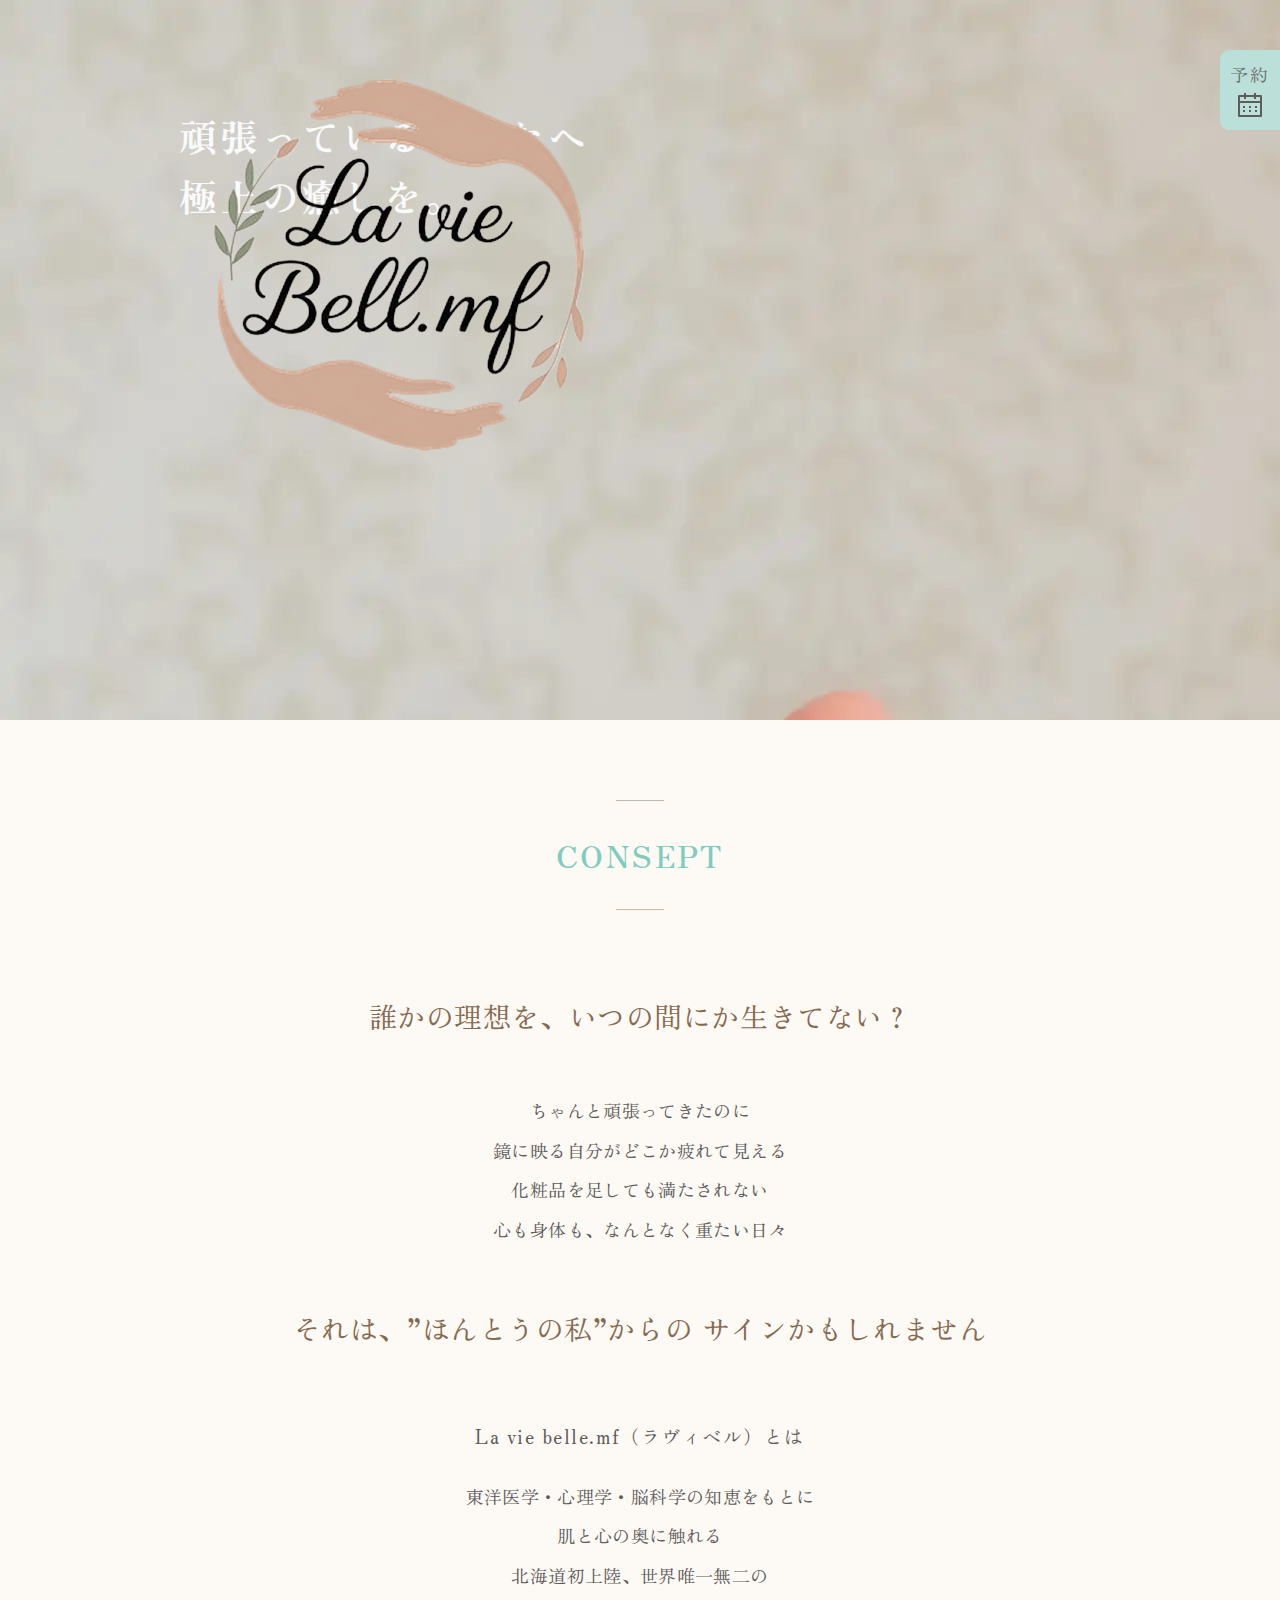
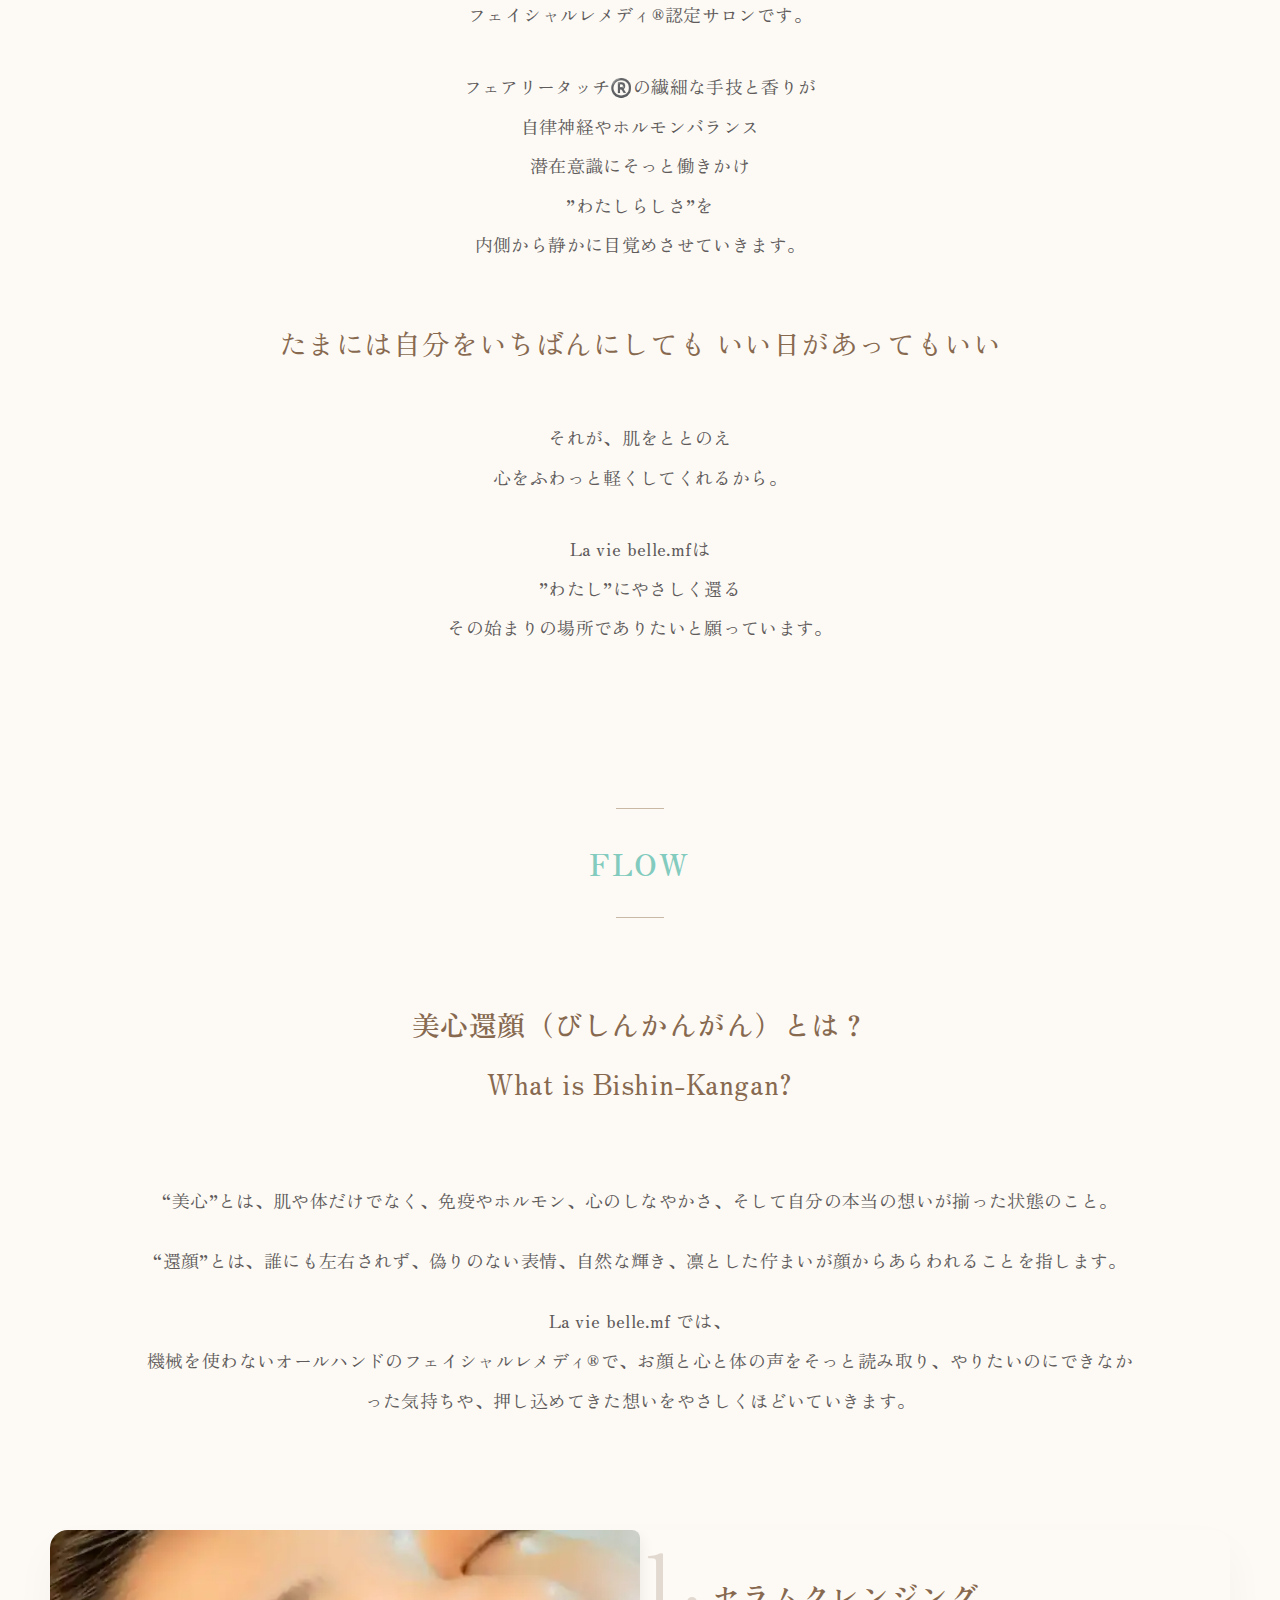
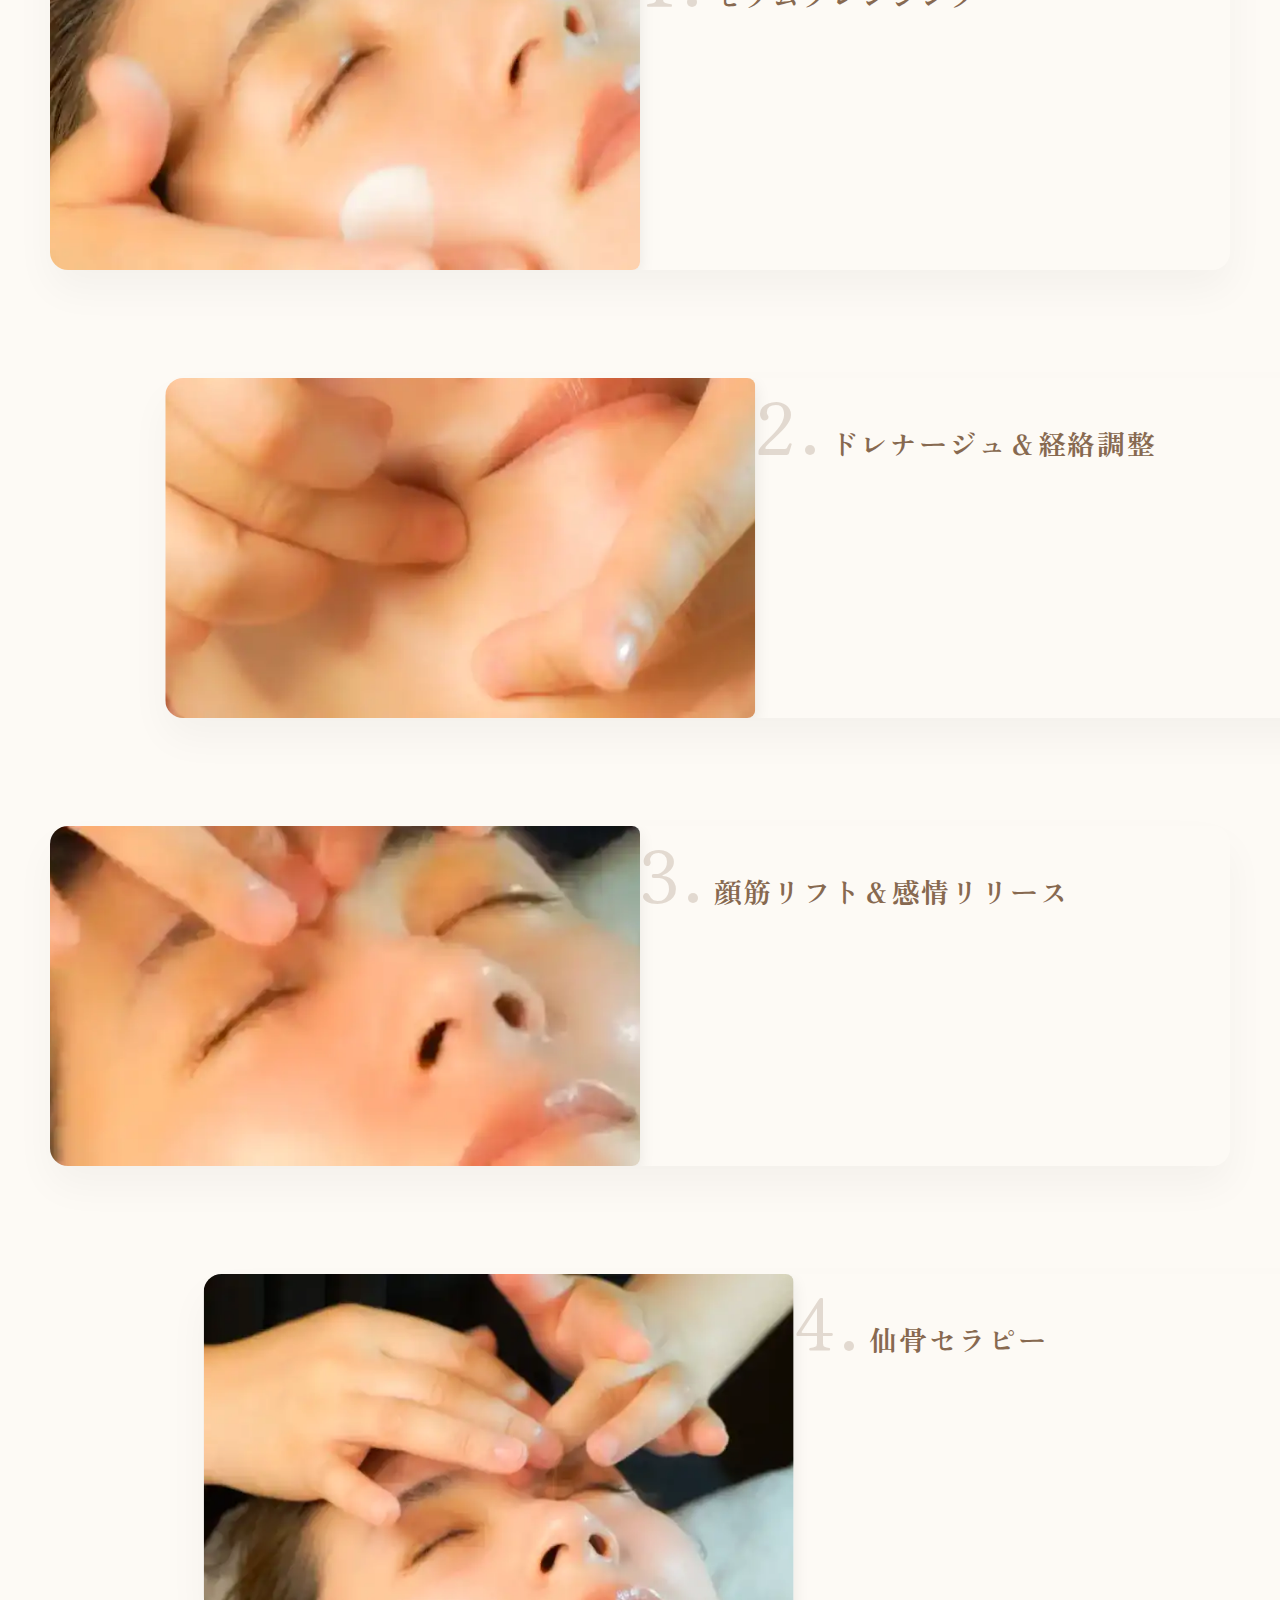
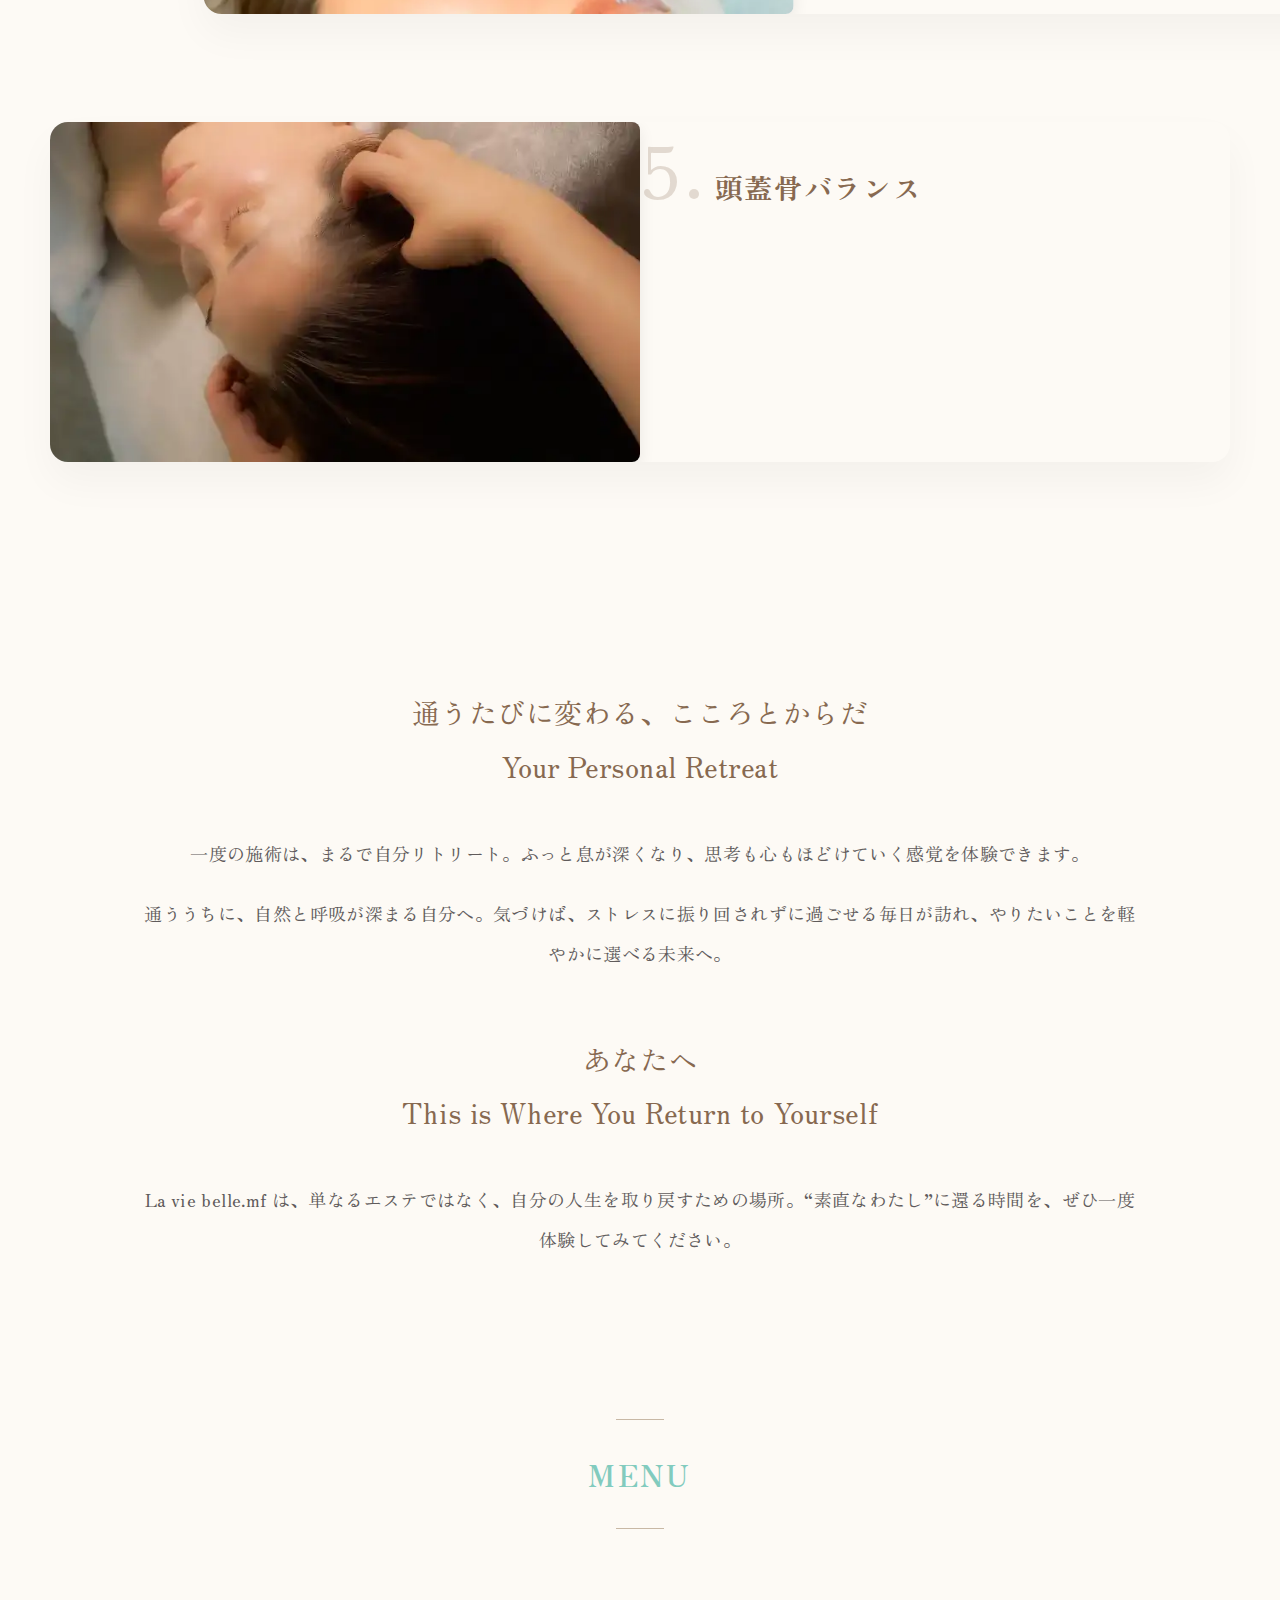
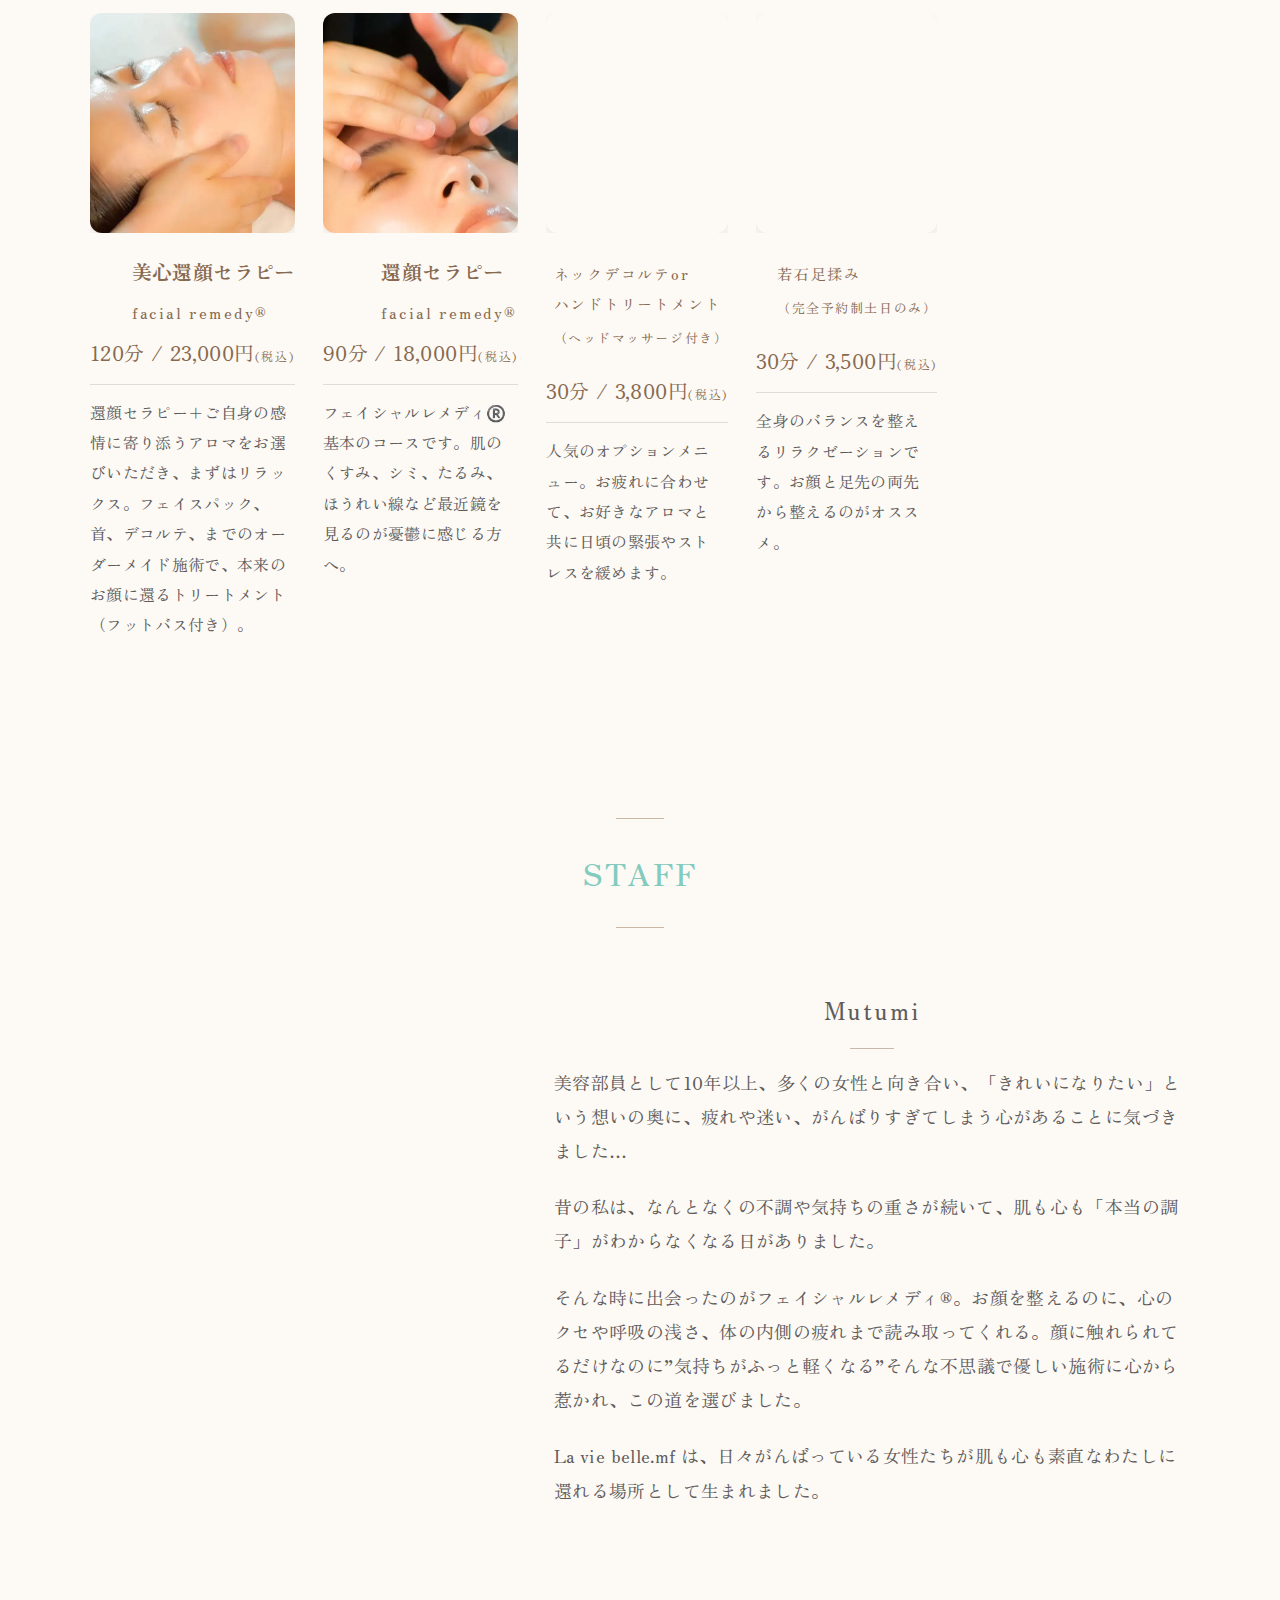
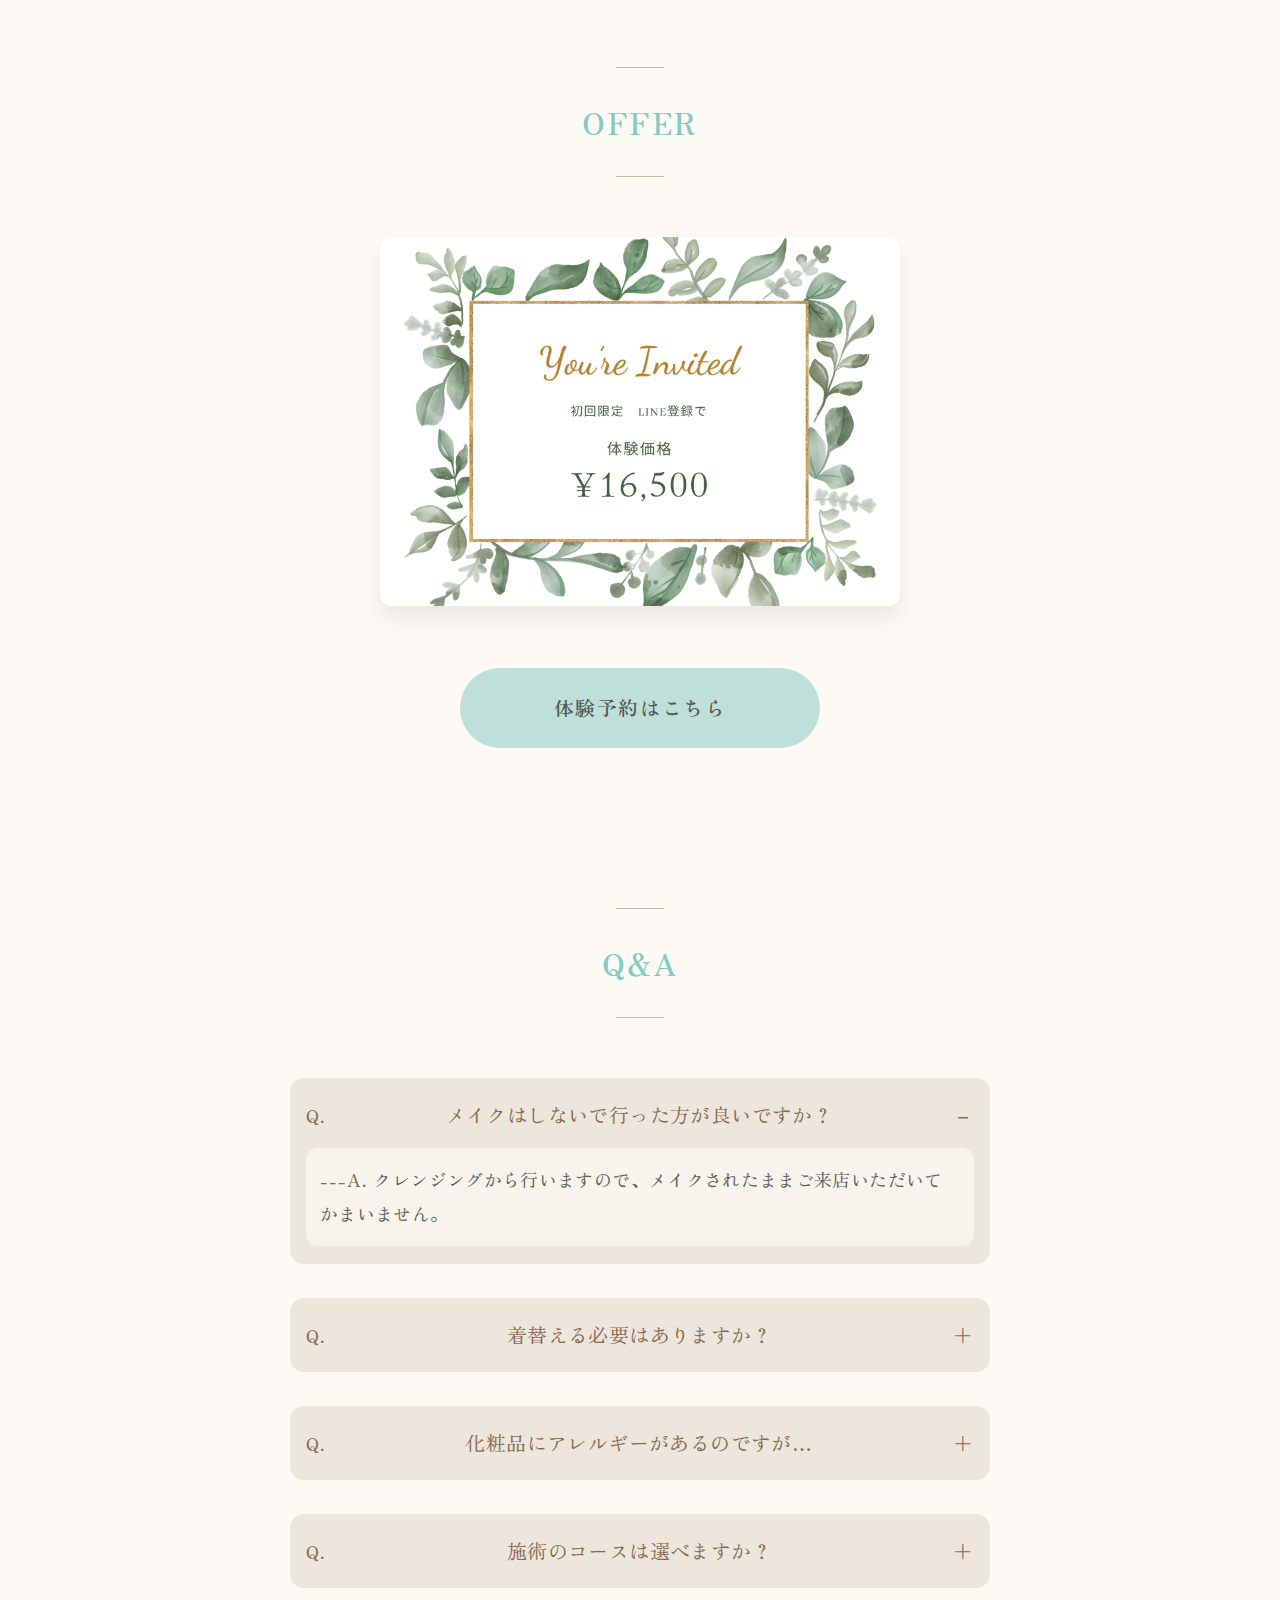
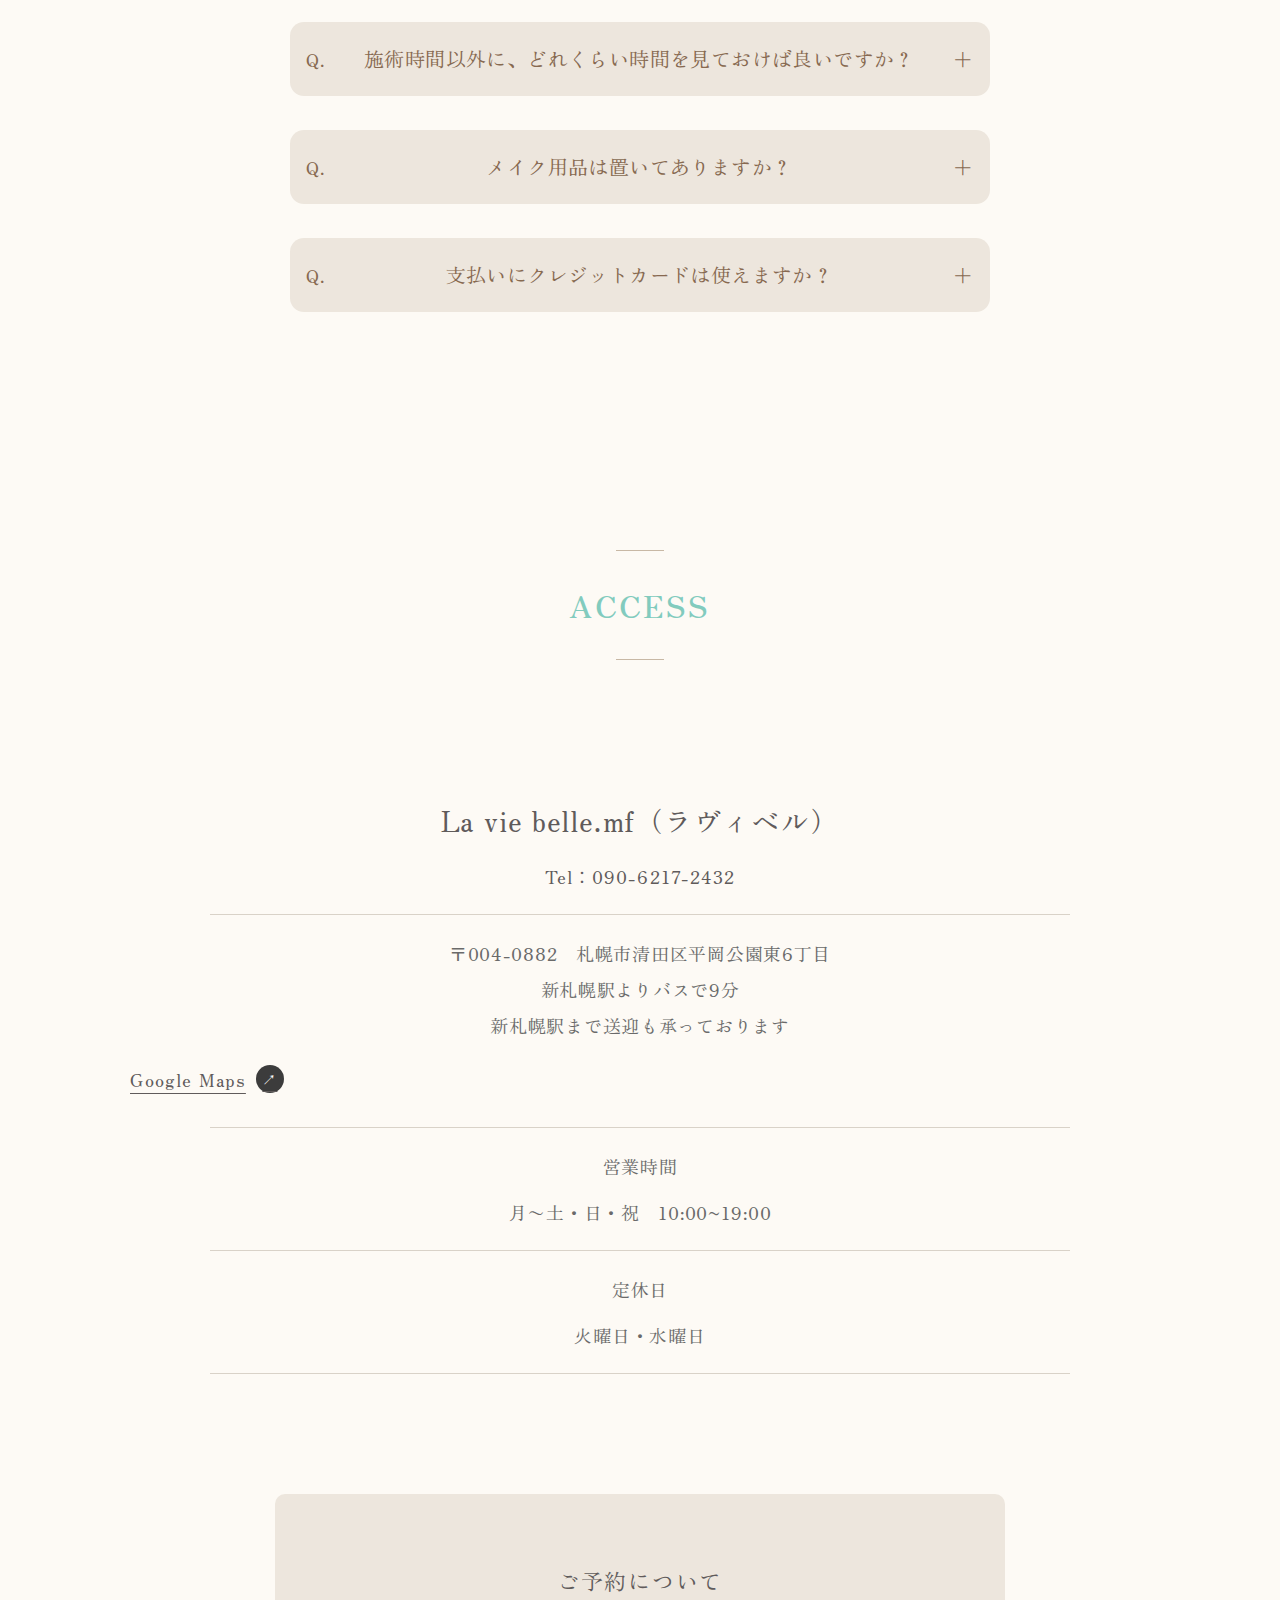
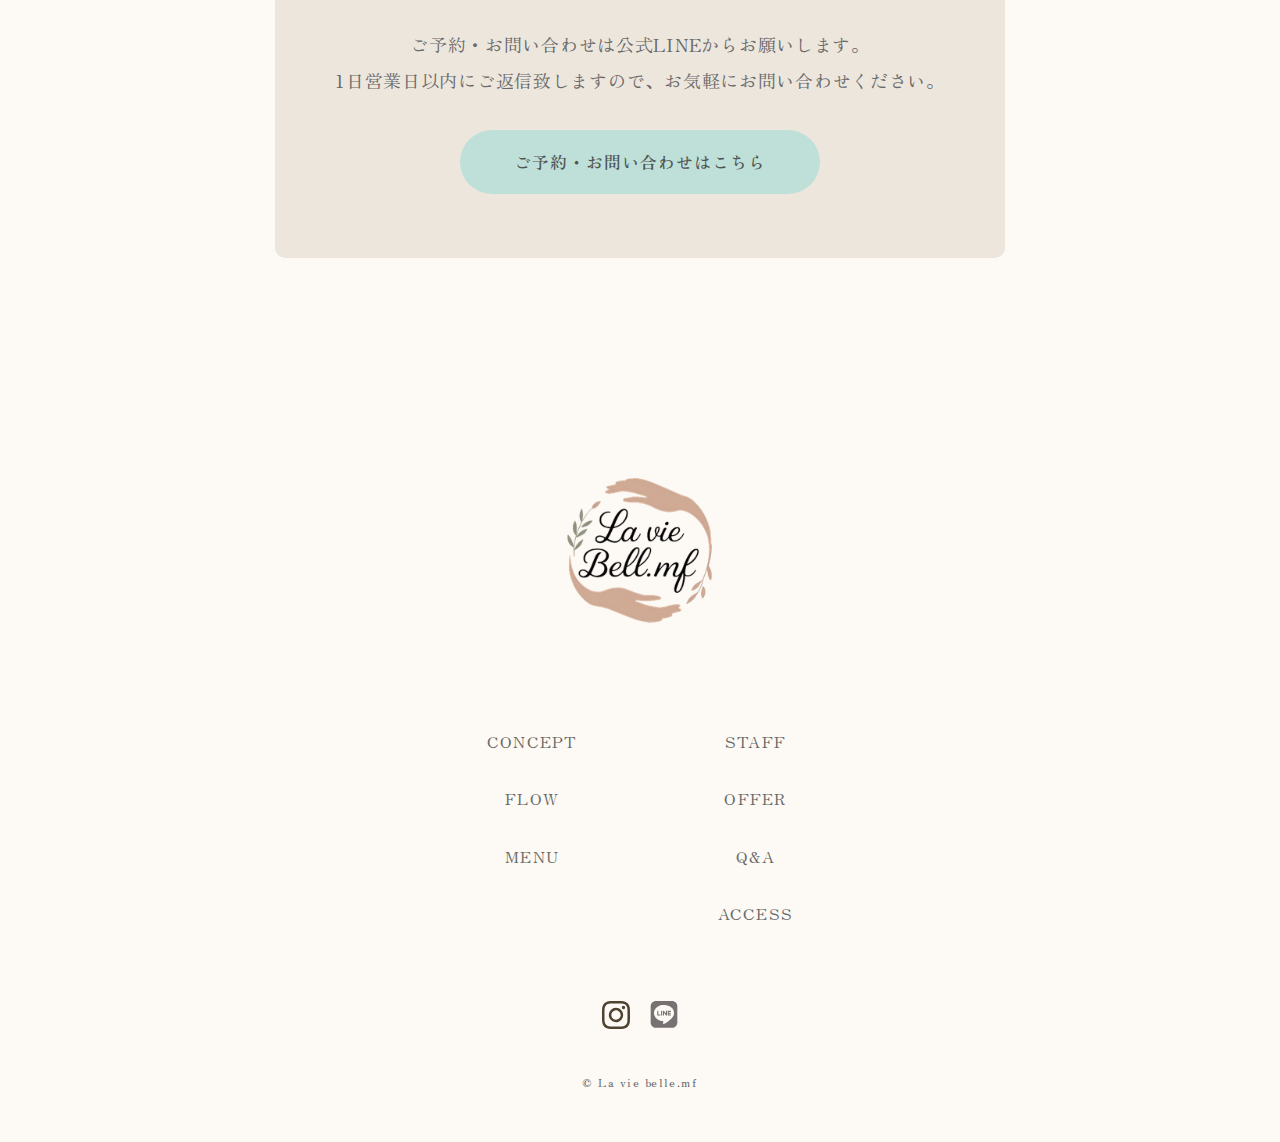
<file: index.completed.html>
<!doctype html>
<html lang="ja">

<head>
  <meta charset="utf-8" />
  <meta name="viewport" content="width=device-width, initial-scale=1" />

  <!-- SEO BASIC -->
  <title>La vie belle.mf｜美心還顔フェイシャルレメディ®認定サロン（札幌）</title>
  <meta name="description"
    content="頑張っているあなたへ、極上の癒しを。東洋医学・心理学・脳科学の知恵をもとに、肌と心の奥に触れるオールハンドのフェイシャルレメディ®認定サロン La vie belle.mf（札幌）。" />
  <meta name="robots" content="index, follow" />
  <link rel="canonical" href="https://example.com/" />

  <!-- OGP -->
  <meta property="og:type" content="website" />
  <meta property="og:title" content="La vie belle.mf｜美心還顔フェイシャルレメディ®認定サロン（札幌）" />
  <meta property="og:description" content="頑張っているあなたへ、極上の癒しを。肌と心を“わたしらしさ”へ還す時間。" />
  <meta property="og:url" content="https://example.com/" />
  <meta property="og:image" content="https://example.com/images/ogp.jpg" />
  <meta name="twitter:card" content="summary_large_image" />

  <!-- FAVICON -->
  <link rel="icon" href="images/favicon.ico" sizes="any" />
  <link rel="icon" type="image/png" href="images/favicon-32.png" sizes="32x32" />
  <link rel="apple-touch-icon" href="images/apple-touch-icon.png" />

  <!-- WEB FONT -->
  <link rel="preconnect" href="https://fonts.googleapis.com">
  <link rel="preconnect" href="https://fonts.gstatic.com" crossorigin>
  <link
    href="https://fonts.googleapis.com/css2?family=Zen+Old+Mincho:wght@400;500;600;700&family=Noto+Sans+JP:wght@300;400;500;700&display=swap"
    rel="stylesheet">

  <link rel="stylesheet" href="style.css" />
</head>


<body>
  <div class="page"><!-- LAYOUT: 390px fixed canvas -->
    <!-- HEADER（固定：ロゴ・ハンバーガー） -->
    <header class="site-header">
      <div class="header-inner">
        <a class="brand" href="#top" aria-label="La vie belle.mf">
          <img src="images/logo.png" alt="La vie belle.mf" class="logo">
        </a>


        <!-- 既存：スマホ用 -->
        <button class="hamburger" type="button" aria-label="メニューを開く">
          <span class="hamburger__line"></span>
          <span class="hamburger__line"></span>
          <span class="hamburger__line"></span>
        </button>
      </div>
    </header>

    <!-- 既存：予約ボタン -->
    <a class="reserve-fab" href="..." aria-label="予約">...</a>


    <main>
      <!-- HERO（390×786 ぴったり） -->
      <section class="hero" id="top" aria-label="Hero">
        <img class="hero-bg" src="images/bg-hero.webp" alt="施術イメージ">

        <!-- キャッチ（Figma: 255×70） -->
        <h1 class="hero-title" aria-label="頑張っているあなたへ 極上の癒しを。">
          <span class="hero-title__line">頑張っているあなたへ</span>
          <span class="hero-title__line">極上の癒しを。</span>
        </h1>
      </section>

      <!-- CONSEPT -->
      <section class="section concept" id="concept"><!-- CONSEPT -->
        <h2 class="section-title">CONSEPT</h2>

        <div class="concept-body">
          <h3 class="concept-lead">
            誰かの理想を、いつの間にか生きてない？
          </h3>

          <p class="concept-text">
            ちゃんと頑張ってきたのに<br>
            鏡に映る自分がどこか疲れて見える<br>
            化粧品を足しても満たされない<br>
            心も身体も、なんとなく重たい日々
          </p>

          <h3 class="concept-lead">
            それは、”ほんとうの私”からの<br>
            サインかもしれません
          </h3>
          <h2 class="concept-title">La vie belle.mf（ラヴィベル）とは</h2>
          <p class="concept-text">
            東洋医学・心理学・脳科学の知恵をもとに<br>
            肌と心の奥に触れる<br>
            北海道初上陸、世界唯一無二の<br>
            フェイシャルレメディ®︎️認定サロンです。
          </p>

          <p class="concept-text">
            フェアリータッチ®️の繊細な手技と香りが<br>
            自律神経やホルモンバランス<br>
            潜在意識にそっと働きかけ<br>
            ”わたしらしさ”を<br>
            内側から静かに目覚めさせていきます。
          </p>

          <h3 class="concept-lead">
            たまには自分をいちばんにしても<br>
            いい日があってもいい<br>
          </h3>
          <p class="concept-text">
            それが、肌をととのえ<br>
            心をふわっと軽くしてくれるから。
          </p>

          <p class="concept-text">
            La vie belle.mfは<br>
            ”わたし”にやさしく還る<br>
            その始まりの場所でありたいと願っています。
          </p>
        </div>
      </section>

      <!-- FLOW / MENU / STAFF / OFFER / ACCESS ... -->

      <!-- FLOW -->
      <section class="section flow" id="flow">
        <h2 class="section-title">FLOW</h2>

        <!-- タイトル（JP → EN）※Figma順 -->
        <div class="flow-what">
          <p class="flow-what-jp">美心還顔（びしんかんがん）とは？</p>
          <p class="flow-what-en">What is Bishin-Kangan?</p>
        </div>

        <!-- 説明文（Figmaの本文ブロック） -->
        <div class="flow-intro">
          <p class="flow-text">
            “美心”とは、肌や体だけでなく、免疫やホルモン、心のしなやかさ、そして自分の本当の想いが揃った状態のこと。
          </p>

          <p class="flow-text">
            “還顔”とは、誰にも左右されず、偽りのない表情、自然な輝き、凛とした佇まいが顔からあらわれることを指します。
          </p>

          <p class="flow-text">
            La vie belle.mf では、<br>
            機械を使わないオールハンドのフェイシャルレメディ®で、お顔と心と体の声をそっと読み取り、やりたいのにできなかった気持ちや、押し込めてきた想いをやさしくほどいていきます。
          </p>
        </div>

        <!-- FLOW LIST -->
        <div class="flow-list">

          <!-- 1 -->
          <article class="flow-item">
            <img class="flow-photo" src="images/img-flow-1.webp" alt="セラムクレンジング">

            <h3 class="flow-step">
              <span class="flow-step__num">1.</span>
              <span class="flow-step__jp">セラムクレンジング</span>
            </h3>

            <p class="flow-step__en">CLEANSING</p>
            <p class="flow-tag">“Release &amp; Reset”</p>

            <p class="flow-desc">
              機械もブラシも使わない、オールハンドの極上クレンジング。美容液で洗う贅沢は、肌だけでなく心までほぐしてくれる。はじまりから深呼吸したくなる、至福の時間。
            </p>
          </article>

          <!-- 2 -->
          <article class="flow-item">
            <img class="flow-photo" src="images/img-flow-2.webp" alt="ドレナージュ＆経絡調整">

            <h3 class="flow-step">
              <span class="flow-step__num">2.</span>
              <span class="flow-step__jp">ドレナージュ＆経絡調整</span>
            </h3>

            <p class="flow-step__en">LYMPHATIC DRAINAGE</p>
            <p class="flow-tag">“Flow Freely”</p>

            <p class="flow-desc">
              老廃物をやさしく流し、滞りを整えてむくみもすっきり。頬や目元がふわっと引きあがり、気持ちまで軽やかに解放される。
            </p>
          </article>

          <!-- 3 -->
          <article class="flow-item">
            <img class="flow-photo" src="images/img-flow-3.webp" alt="顔筋リフト＆感情リリース">

            <h3 class="flow-step">
              <span class="flow-step__num">3.</span>
              <span class="flow-step__jp">顔筋リフト＆感情リリース</span>
            </h3>

            <p class="flow-step__en">MUSCLE THERAPY</p>
            <p class="flow-tag">“Lift &amp; Let Go”</p>

            <p class="flow-desc">
              表情筋をほぐしながら引き上げ、こわばりや感情のしこりをゆるめる。終わったあとは、心の奥までゆるんで、鏡に映る自分が少しやさしく笑っている。
            </p>
          </article>

          <!-- 4 -->
          <article class="flow-item">
            <img class="flow-photo" src="images/img-flow-4.webp" alt="仙骨セラピー">

            <h3 class="flow-step">
              <span class="flow-step__num">4.</span>
              <span class="flow-step__jp">仙骨セラピー</span>
            </h3>

            <p class="flow-step__en">SACRAL THERAPY</p>
            <p class="flow-tag">“Flow from the Source”</p>

            <p class="flow-desc">
              仙骨にそっと手を添え、体の奥から新しい流れが生まれ、全身をやさしくめぐっていく。全身のバランスが整い、ぽかぽかと温かさが広がる。深い静けさの中で、心と体がひとつに戻る感覚。
            </p>
          </article>

          <!-- 5 -->
          <article class="flow-item">
            <img class="flow-photo" src="images/img-flow-5.webp" alt="頭蓋骨バランス">

            <h3 class="flow-step">
              <span class="flow-step__num">5.</span>
              <span class="flow-step__jp">頭蓋骨バランス</span>
            </h3>

            <p class="flow-step__en">SKULL THERAPY</p>
            <p class="flow-tag">“Clear the Mind”</p>

            <p class="flow-desc">
              頭蓋骨の歪みを緩め、循環が整った脳脊髄液が全身に満ちて頭の奥までクリアに。目を開けた瞬間──<br>
              「私、本当はこうしたかったんだった」そんな気持ちが自然と湧きあがる。
            </p>
          </article>

          <!-- 締め -->
          <div class="flow-end">
            <p class="flow-end-title">
              通うたびに変わる、こころとからだ<br>
              Your Personal Retreat</p>
            <p class="flow-text">

              一度の施術は、まるで自分リトリート。ふっと息が深くなり、思考も心もほどけていく感覚を体験できます。
            </p>

            <p class="flow-text">
              通ううちに、自然と呼吸が深まる自分へ。気づけば、ストレスに振り回されずに過ごせる毎日が訪れ、やりたいことを軽やかに選べる未来へ。
            </p>

            <!-- 追加：あなたへ -->
            <p class="flow-end-title">
              あなたへ<br>
              This is Where You Return to Yourself
            </p>
            <p class="flow-text">

              La vie belle.mf は、単なるエステではなく、自分の人生を取り戻すための場所。“素直なわたし”に還る時間を、ぜひ一度体験してみてください。
            </p>
          </div>
        </div>
      </section>

      <!-- MENU -->
      <section class="section menu" id="menu"><!-- MENU -->
        <h2 class="section-title">MENU</h2>

        <div class="menu-list">

          <!-- MENU ITEM 1 -->
          <article class="menu-item">
            <div class="menu-photo"><img src="images/img-menu-2.webp" alt="美心還顔セラピー"></div>
            <div class="menu-header">
              <h3 class="menu-name">美心還顔セラピー<br><span class="menu-sub">facial remedy®</span></h3>
              <p class="menu-price">120分 / 23,000円<span class="tax">(税込)</span></p>
            </div>
            <p class="menu-desc">
              還顔セラピー＋ご自身の感情に寄り添うアロマをお選びいただき、まずはリラックス。フェイスパック、首、デコルテ、までのオーダーメイド施術で、本来のお顔に還るトリートメント（フットバス付き）。</p>
          </article>

          <!-- MENU ITEM 2 -->
          <article class="menu-item">
            <div class="menu-photo"><img src="images/img-menu-1.webp" alt="還顔セラピー"></div>
            <div class="menu-header">
              <h3 class="menu-name">還顔セラピー<br><span class="menu-sub">facial remedy®</span></h3>
              <p class="menu-price">90分 / 18,000円<span class="tax">(税込)</span></p>
            </div>
            <p class="menu-desc">フェイシャルレメディ®️基本のコースです。肌のくすみ、シミ、たるみ、ほうれい線など最近鏡を見るのが憂鬱に感じる方へ。</p>
          </article>

          <!-- MENU ITEM 3 -->
          <article class="menu-item">
            <div class="menu-photo">
              <img src="images/img-menu-3.webp" alt="ネックデコルテ or ハンドトリートメント イメージ" loading="lazy">
            </div>

            <div class="menu-header">
              <h3 class="menu-name-hand">
                ネックデコルテor<br>ハンドトリートメント
                <span class="menu-sub-hand">（ヘッドマッサージ付き）</span>
              </h3>

              <p class="menu-price">30分 / 3,800円<span class="tax">(税込)</span></p>
            </div>

            <p class="menu-desc">
              人気のオプションメニュー。お疲れに合わせて、お好きなアロマと共に日頃の緊張やストレスを緩めます。
            </p>
          </article>

          <!-- MENU ITEM 4 -->
          <article class="menu-item">
            <div class="menu-photo">
              <img src="images/img-menu-4.webp" alt="若石足揉み イメージ" loading="lazy">
            </div>

            <div class="menu-header">
              <h3 class="menu-name-hand">
                若石足揉み<br>
                <span class="menu-sub-hand">（完全予約制土日のみ）</span>
              </h3>
              <p class="menu-price">
                30分 / 3,500円<span class="tax">(税込)</span>
              </p>
            </div>

            <p class="menu-desc">
              全身のバランスを整えるリラクゼーションです。お顔と足先の両先から整えるのがオススメ。
            </p>
          </article>

        </div>
      </section>

      <!-- STAFF -->
      <section class="section staff" id="staff"><!-- STAFF -->
        <h2 class="section-title">STAFF</h2>

        <div class="staff-photo">
          <img src="images/img-staff-mutumi.webp" alt="Mutumi（施術者）" loading="lazy">
        </div>

        <div class="staff-body">
          <p class="staff-name">Mutumi</p>

          <p class="staff-text">
            美容部員として10年以上、多くの女性と向き合い、「きれいになりたい」という想いの奥に、疲れや迷い、がんばりすぎてしまう心があることに気づきました…
          </p>

          <p class="staff-text">
            昔の私は、なんとなくの不調や気持ちの重さが続いて、肌も心も「本当の調子」がわからなくなる日がありました。
          </p>

          <p class="staff-text">
            そんな時に出会ったのがフェイシャルレメディ®︎。お顔を整えるのに、心のクセや呼吸の浅さ、体の内側の疲れまで読み取ってくれる。顔に触れられてるだけなのに”気持ちがふっと軽くなる”そんな不思議で優しい施術に心から惹かれ、この道を選びました。
          </p>

          <p class="staff-text">
            La vie belle.mf は、日々がんばっている女性たちが肌も心も素直なわたしに還れる場所として生まれました。
          </p>
        </div>
      </section>

      <!-- OFFER -->
      <section class="section offer" id="offer"><!-- OFFER -->
        <h2 class="section-title">OFFER</h2>

        <div class="offer-body">
          <!-- カード画像（Figmaの画像そのまま） -->
          <figure class="offer-card">
            <img src="images/tiket-2¥16500.png" alt="初回限定 体験価格のご案内">
          </figure>

          <!-- CTA（Figmaのミントボタン） -->
          <a class="offer-btn offer-btn--mint" href="https://line.me/R/ti/p/@YOUR_LINE_ID" target="_blank"
            rel="noopener">
            体験予約はこちら
          </a>
        </div>
      </section>



      <!-- Q&A -->
      <section class="section qa" id="qa"><!-- Q&A -->
        <h2 class="section-title">Q&amp;A</h2>

        <div class="qa-list">

          <!-- Q1 -->
          <details class="qa-item" open><!-- Q1 -->
            <summary class="qa-q">
              メイクはしないで行った方が良いですか？
            </summary>
            <div class="qa-a">
              <p>
                クレンジングから行いますので、メイクされたままご来店いただいてかまいません。
              </p>
            </div>
          </details>

          <!-- Q2 -->
          <details class="qa-item"><!-- Q2 -->
            <summary class="qa-q">
              着替える必要はありますか？
            </summary>
            <div class="qa-a">
              <p>
                施術の効果をより高めるために、身体を締め付けるものはすべて外していただき、ガウンに着替えていただきます。
              </p>
            </div>
          </details>

          <!-- Q3 -->
          <details class="qa-item"><!-- Q3 -->
            <summary class="qa-q">
              化粧品にアレルギーがあるのですが…
            </summary>
            <div class="qa-a">
              <p>
                厳選した成分を使用していますが、アレルギーなどありましたら事前にお知らせください。
              </p>
            </div>
          </details>

          <!-- Q4 -->
          <details class="qa-item"><!-- Q4 -->
            <summary class="qa-q">
              施術のコースは選べますか？
            </summary>
            <div class="qa-a">
              <p>
                美心還顔セラピーはオールハンドのフェイシャルレメディ®トリートメントです。その日のあなたにぴったりの内容をオーダーメイドで組み立てます。
              </p>
            </div>
          </details>

          <!-- Q5 -->
          <details class="qa-item"><!-- Q5 -->
            <summary class="qa-q">
              施術時間以外に、どれくらい時間を見ておけば良いですか？
            </summary>
            <div class="qa-a">
              <p>
                トリートメント後、アフタードリンクをご用意しています。初回は施術時間＋45分程度、2回目以降は施術時間＋30分程度を目安にしてください。
              </p>
            </div>
          </details>

          <!-- Q6 -->
          <details class="qa-item"><!-- Q6 -->
            <summary class="qa-q">
              メイク用品は置いてありますか？
            </summary>
            <div class="qa-a">
              <p>
                メイク用品のご用意はありません。必要な方はご持参ください。額や耳までトリートメントするため、多少生え際に成分が残る場合があります。
              </p>
            </div>
          </details>

          <!-- Q7 -->
          <details class="qa-item"><!-- Q7 -->
            <summary class="qa-q">
              支払いにクレジットカードは使えますか？
            </summary>
            <div class="qa-a">
              <p>
                お支払いは現金・クレジットカード・コード決済がご利用いただけます。ご予約をキャンセルされる場合は、3日前までにご連絡ください。<br>
                前日：施術料金の50％／当日：100％を頂戴いたします。
              </p>
            </div>
          </details>

        </div>

      </section>

      <!-- ACCESS -->
      <section class="section access" id="access">
        <h2 class="section-title">ACCESS</h2>

        <!-- 写真（Figmaの上の大きい画像） -->
        <div class="access-photo">
          <img src="images/img-access.webp" alt="サロンのイメージ" loading="lazy">
        </div>

        <!-- 店名＋TEL（太字） -->
        <div class="access-head">
          <p class="access-name">La vie belle.mf（ラヴィベル）</p>
          <p class="access-telrow">Tel：<a class="access-tel" href="tel:09062172432">090-6217-2432</a></p>
        </div>

        <div class="access-sep"></div>

        <!-- 住所など -->
        <p class="access-text">
          〒004-0882　札幌市清田区平岡公園東6丁目<br>
          新札幌駅よりバスで9分<br>
          新札幌駅まで送迎も承っております
        </p>

        <!-- Google Maps（下線＋丸矢印） -->
        <a class="access-map" href="https://www.google.com/maps/search/?api=1&query=札幌市清田区平岡公園東6丁目" target="_blank"
          rel="noopener">
          Google Maps <span class="access-map__icon" aria-hidden="true">↗</span>
        </a>

        <div class="access-sep"></div>

        <!-- 営業時間 -->
        <div class="access-block">
          <p class="access-key">営業時間</p>
          <p class="access-val">月〜土・日・祝　10:00~19:00</p>
        </div>

        <div class="access-sep"></div>

        <!-- 定休日 -->
        <div class="access-block">
          <p class="access-key">定休日</p>
          <p class="access-val">火曜日・水曜日</p>
        </div>

        <div class="access-sep"></div>

        <!-- 予約について（ベージュカード） -->
        <div class="access-card">
          <p class="access-card__title">ご予約について</p>
          <p class="access-card__text">
            ご予約・お問い合わせは公式LINEからお願いします。<br>
            1日営業日以内にご返信致しますので、お気軽にお問い合わせください。
          </p>

          <a class="access-card__btn" href="https://line.me/R/ti/p/@YOUR_LINE_ID" target="_blank" rel="noopener">
            ご予約・お問い合わせはこちら
          </a>
        </div>
      </section>




    </main>

    <!-- ✅ 右下固定：予約ボタン（page内に固定される） -->
    <a class="reserve-fab" href="https://line.me/R/ti/p/@YOUR_LINE_ID" target="_blank" rel="noopener" aria-label="予約">
      <span class="reserve-fab__text">予約</span>
      <span class="reserve-fab__icon" aria-hidden="true">
        <img src="images/lsicon_calendar-outline.svg" alt="カレンダー">
      </span>
    </a>



    <footer class="site-footer" id="footer">
      <div class="footer-inner">

        <!-- ロゴ -->
        <div class="footer-logo">
          <img src="images/logo.png" alt="La vie belle.mf">
        </div>

        <!-- フッターナビ -->
        <nav class="footer-nav">
          <ul class="footer-nav-col">
            <li><a href="#concept">CONCEPT</a></li>
            <li><a href="#flow">FLOW</a></li>
            <li><a href="#menu">MENU</a></li>
          </ul>
          <ul class="footer-nav-col">
            <li><a href="#staff">STAFF</a></li>
            <li><a href="#offer">OFFER</a></li>
            <li><a href="#qa">Q&amp;A</a></li>
            <li><a href="#access">ACCESS</a></li>
          </ul>
        </nav>

        <!-- SNS -->
        <div class="footer-sns">
          <a href="https://instagram.com/YOUR_ID" target="_blank" aria-label="Instagram">
            <img src="images/icon-instagram.svg" alt="">
          </a>
          <a href="https://line.me/R/ti/p/@YOUR_LINE_ID" target="_blank" aria-label="LINE">
            <img src="images/icon-line.svg " alt="">
          </a>
        </div>

        <!-- コピーライト -->
        <p class="footer-copy">© La vie belle.mf</p>

      </div>
    </footer>

  </div>

  <!-- ハンバーガーで開く：オーバーレイ + 右寄せパネル -->
  <div class="menu-overlay" id="menuOverlay" aria-hidden="true">
    <div class="menu-panel" role="dialog" aria-modal="true" aria-label="サイトメニュー">

      <!-- 右上の×（閉じる） -->
      <button class="menu-close" type="button" aria-label="メニューを閉じる">×</button>

      <!-- メニュー（縦積み・中央） -->
      <nav class="menu-nav" aria-label="サイトメニュー">
        <a href="#concept" class="menu-link">CONSEPT</a>
        <a href="#flow" class="menu-link">FLOW</a>
        <a href="#menu" class="menu-link">MENU</a>
        <a href="#staff" class="menu-link">STAFF</a>
        <a href="#offer" class="menu-link">OFFER</a>
        <a href="#qa" class="menu-link">Q&amp;A</a>
        <a href="#access" class="menu-link">ACCESS</a>
      </nav>

      <!-- SNS（下の中央） -->
      <div class="menu-sns" aria-label="SNSリンク">
        <a href="#" aria-label="Instagram">
          <img src="images/icon-instagram.svg" alt="instagram">
        </a>
        <a href="https://line.me/R/ti/p/@091pbxqz" target="_blank" rel="noopener" aria-label="LINE">
          <img src="images/icon-line.svg" alt="LINE">
        </a>
      </div>

    </div>
  </div>


  <script src="main.js"></script>

</body>

</html>
</file>
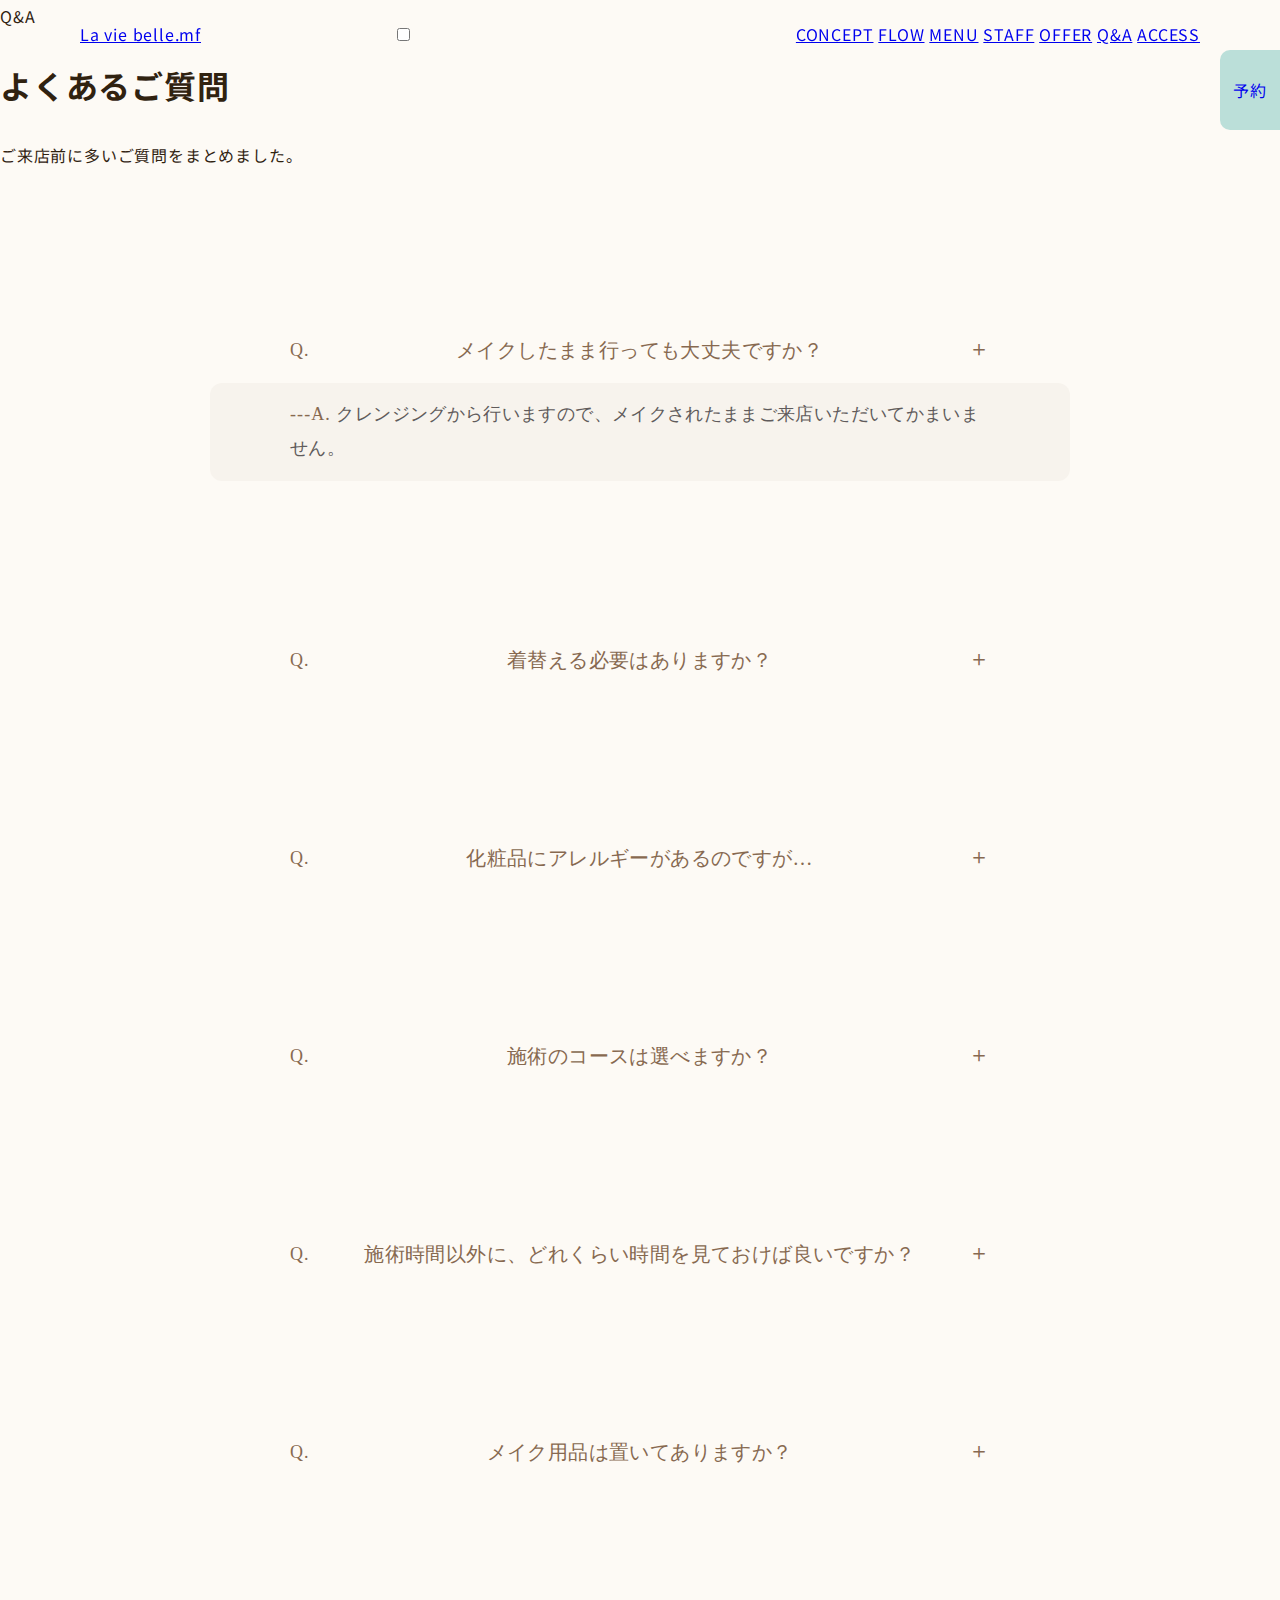
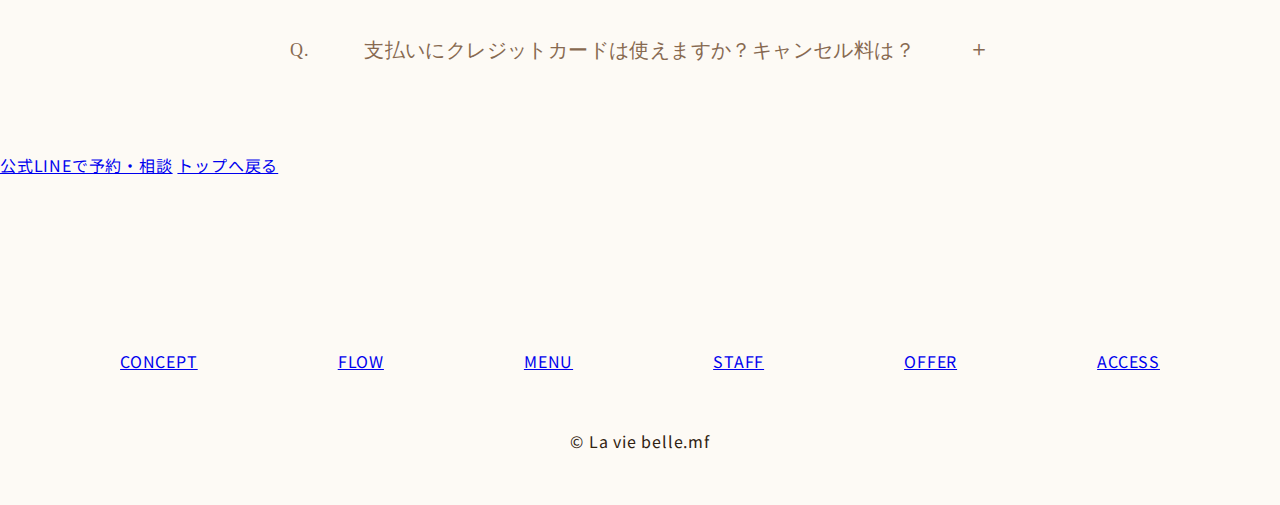
<file: qanda.html>
<!doctype html>
<html lang="ja">
<head>
  <meta charset="utf-8" />
  <meta name="viewport" content="width=device-width, initial-scale=1" />

  <!-- SEO BASIC -->
  <title>Q&A｜La vie belle.mf</title>
  <meta name="description" content="La vie belle.mf（ラヴィベル）のよくあるご質問。メイクの有無、着替え、アレルギー、支払い方法、キャンセルポリシーなど。" />
  <meta name="robots" content="index, follow" />
  <link rel="canonical" href="https://example.com/qanda.html" />

  <!-- OGP -->
  <meta property="og:type" content="website" />
  <meta property="og:title" content="Q&A｜La vie belle.mf" />
  <meta property="og:description" content="よくあるご質問をまとめました。" />
  <meta property="og:url" content="https://example.com/qanda.html" />
  <meta property="og:image" content="https://example.com/images/ogp.jpg" />
  <meta name="twitter:card" content="summary_large_image" />

  <!-- FAVICON -->
  <link rel="icon" href="images/favicon.ico" sizes="any" />
  <link rel="icon" type="image/png" href="images/favicon-32.png" sizes="32x32" />
  <link rel="apple-touch-icon" href="images/apple-touch-icon.png" />

  <!-- WEB FONT -->
  <link rel="preconnect" href="https://fonts.googleapis.com">
  <link rel="preconnect" href="https://fonts.gstatic.com" crossorigin>
  <link href="https://fonts.googleapis.com/css2?family=Noto+Sans+JP:wght@300;400;500;700&family=Noto+Serif+JP:wght@400;600&display=swap" rel="stylesheet">

  <link rel="stylesheet" href="style.css" />
</head>

<body>
  <!-- HEADER（固定） -->
  <header class="site-header">
    <div class="container header-inner">
      <a class="brand" href="index.html" aria-label="La vie belle.mf">
        <span class="brand-mark">La vie belle.mf</span>
      </a>

      <input id="navToggle" class="nav-toggle" type="checkbox" />
      <label class="nav-btn" for="navToggle" aria-label="メニューを開く">
        <span></span><span></span><span></span>
      </label>

      <nav class="site-nav">
        <a href="index.html#concept">CONCEPT</a>
        <a href="index.html#flow">FLOW</a>
        <a href="index.html#menu">MENU</a>
        <a href="index.html#staff">STAFF</a>
        <a href="index.html#offer">OFFER</a>
        <a href="qanda.html" aria-current="page">Q&amp;A</a>
        <a href="index.html#access">ACCESS</a>
      </nav>
    </div>
  </header>

  <main>
    <!-- Q&A HERO -->
    <section class="page-hero">
      <div class="container">
        <p class="page-kicker">Q&A</p>
        <h1 class="page-title">よくあるご質問</h1>
        <p class="page-lead">ご来店前に多いご質問をまとめました。</p>
      </div>

      <!-- 予約ボタン（固定） -->
      <a class="reserve-fab" href="https://line.me/R/ti/p/@YOUR_LINE_ID" target="_blank" rel="noopener">
        予約
      </a>
    </section>

    <section class="section">
      <div class="container">
        <!-- Q&A（あとで増やせる形：details/summary） -->

        <!-- Q1 -->
        <details class="qa" open>
          <summary class="qa-q">メイクしたまま行っても大丈夫ですか？</summary>
          <div class="qa-a">
            <p>クレンジングから行いますので、メイクされたままご来店いただいてかまいません。</p>
          </div>
        </details>

        <!-- Q2 -->
        <details class="qa">
          <summary class="qa-q">着替える必要はありますか？</summary>
          <div class="qa-a">
            <p>施術の効果をより高めるために、身体を締め付けるものは外していただき、ガウンにお着替えいただきます。</p>
          </div>
        </details>

        <!-- Q3 -->
        <details class="qa">
          <summary class="qa-q">化粧品にアレルギーがあるのですが…</summary>
          <div class="qa-a">
            <p>厳選した成分を使用していますが、アレルギーなどありましたら事前にお知らせください。</p>
          </div>
        </details>

        <!-- Q4 -->
        <details class="qa">
          <summary class="qa-q">施術のコースは選べますか？</summary>
          <div class="qa-a">
            <p>美心還顔セラピーはオールハンドのフェイシャルレメディ®トリートメントです。その日のあなたにぴったりの内容をオーダーメイドで組み立てます。オプションでハンドやフットも承ります。</p>
          </div>
        </details>

        <!-- Q5 -->
        <details class="qa">
          <summary class="qa-q">施術時間以外に、どれくらい時間を見ておけば良いですか？</summary>
          <div class="qa-a">
            <p>トリートメント後にアフタードリンクをご用意しています。初回は施術時間＋45分程度、2回目以降は施術時間＋30分程度を目安にしてください。</p>
          </div>
        </details>

        <!-- Q6 -->
        <details class="qa">
          <summary class="qa-q">メイク用品は置いてありますか？</summary>
          <div class="qa-a">
            <p>メイク用品のご用意はありません。必要な方はご持参ください。なお、額や耳までトリートメントしますので、生え際に成分が残る場合があります。</p>
          </div>
        </details>

        <!-- Q7 -->
        <details class="qa">
          <summary class="qa-q">支払いにクレジットカードは使えますか？キャンセル料は？</summary>
          <div class="qa-a">
            <p>お支払いは現金・クレジットカード・コード決済がご利用いただけます。</p>
            <p>キャンセルは3日前までにご連絡ください。キャンセル料：前日まで施術料金の50%、当日は100%を頂戴します。</p>
          </div>
        </details>

        <div class="actions actions-center">
          <a class="btn" href="https://line.me/R/ti/p/@YOUR_LINE_ID" target="_blank" rel="noopener">公式LINEで予約・相談</a>
          <a class="btn btn-ghost" href="index.html">トップへ戻る</a>
        </div>
      </div>
    </section>
  </main>

  <footer class="site-footer">
    <div class="container footer-inner">
      <nav class="footer-nav">
        <a href="index.html#concept">CONCEPT</a>
        <a href="index.html#flow">FLOW</a>
        <a href="index.html#menu">MENU</a>
        <a href="index.html#staff">STAFF</a>
        <a href="index.html#offer">OFFER</a>
        <a href="index.html#access">ACCESS</a>
      </nav>
      <p class="copyright">© La vie belle.mf</p>
    </div>
  </footer>
</body>
</html>
</file>
<file: style.css>
/* =========================
  BASE（SP）
========================= */
:root {
  --bg: #fdfaf5;
  --text: #302210;
  --muted: #6a6a6a;
  /* ★var(--muted)の受け皿（これ重要） */
  --line: #e0ddd8;

  --sans: "Noto Sans JP", sans-serif;
  --serif: "Zen Old Mincho", serif;

  --page: 390px;
  --header-h: 72px;

  --title-mint: #82CBBE;
  --title-line: #C8B8A5;

  --fab-w: 39px;
  --fab-h: 57px;

  --panel-w: 300px;
  --panel-h: 526px;
}

* {
  box-sizing: border-box;
}

html {
  scroll-behavior: smooth;
}

body {
  margin: 0;
  font-family: var(--sans);
  color: var(--text);
  background: var(--bg);
  line-height: 2;
  letter-spacing: 0.05em;
  /* あなたの最終版に合わせて維持 */
}


/* 390pxの“実画面” */
.page {
  width: 100%;
  max-width: 390px;
  margin: 0 auto;
  background: var(--bg);
  min-height: 100vh;
}

/* =========================
  HEADER（SP）
========================= */
.site-header {
  position: fixed;
  top: 0;
  left: 50%;
  transform: translateX(-50%);
  width: var(--page);
  height: var(--header-h);
  z-index: 200;

  /* 元画像は「背景なし」に見えるので透明 */
  background: transparent;
  border: none;
}

.header-inner {
  position: relative;
  /* ハンバーガー絶対配置用 */
  justify-content: flex-end;
  padding: 14px 14px 0;
}

/* SPはPC用要素を隠す（あなたの仕様維持） */
.brand,
.pc-nav,
.header-sns {
  display: none;
}

/* ハンバーガー（SP：右上固定） */

.hamburger {
  position: absolute;
  top: 14px;
  right: 14px;
  margin: 0;
  width: 32px;
  height: 24px;
  border: none;
  background: transparent;
  display: flex;
  flex-direction: column;
  justify-content: space-between;
  padding: 0;
  cursor: pointer;
}

.hamburger__line {
  width: 32px;
  height: 2px;
  background: rgba(60, 60, 60, .8);
  border-radius: 1px;
}

/* =========================
  HERO（SP：あなたの最終版に合わせて維持）
========================= */


.hero {
  position: relative;
  overflow: hidden;
  width: 100%;
  height: 560px;
  /* まずこれでOK（縦長なら 620〜680 もアリ） */
}

.hero__video {
  position: absolute;
  inset: 0;
  width: 100%;
  height: 100%;
  object-fit: cover;
  /* ここが超重要 */
  object-position: center;
}


/* 文字が中でいい感じに配置されるように */
.hero__content {
  position: relative;
  z-index: 1;
  height: 100%;
  display: grid;
  align-content: center;
  padding: 80px 16px;
}

/* タイトル（SP） */
.hero-title {
  position: absolute;
  top: 80px;
  left: 50%;
  transform: translateX(-50%);
  width: 255px;
  height: 70px;
  margin: 0;
  text-align: center;
  font-family: var(--serif);
  font-size: 24px;
  line-height: 35px;
  letter-spacing: 0.10em;
  font-weight: 700;
  color: #FAFAFA;
}

/* 2行固定（崩れ防止） */
.hero-title__line {
  display: block;
  white-space: nowrap;
  /* 1行を折り返さない */
}

/* =========================
  HEROとCONCEPTの間のロゴ
========================= */
.between-logo {
  width: 390px;
  margin: 0 auto;
  padding: 80px 0 0;
  display: flex;
  justify-content: center;
  background: var(--bg);
}

.between-logo__img {
  width: 180px;
  height: auto;
  display: block;
}

/* =========================
  SECTION（SP）
========================= */
.section {
  padding: 80px 24px;
  /* 最終版の余白に統一 */
  background: var(--bg);
}

.section-title {
  display: flex;
  flex-direction: column;
  align-items: center;
  justify-content: center;
  gap: 24px;
  font-family: var(--serif);
  font-size: 22px;
  font-weight: 700;
  letter-spacing: 0.25em;
  text-transform: uppercase;
  color: var(--title-mint);
  margin: 0 auto 64px;
  text-align: center;
}

.section-title::before,
.section-title::after {
  content: "";
  display: block;
  width: 48px;
  height: 1px;
  background: var(--title-line);
}

p {
  margin: 0 0 12px;
}

p:last-child {
  margin-bottom: 0;
}

/* =========================
  CONCEPT（最終版）
========================= */
.concept {
  padding: 96px 24px 120px;
  background: var(--bg);
}

.concept-body {
  text-align: center;
}

.concept-lead {
  font-family: var(--serif);
  font-size: 20px;
  font-weight: 400;
  letter-spacing: 0.08em;
  line-height: 2.2;
  color: #876950;
  margin: 0 0 28px;
}

.concept-title {
  font-family: var(--serif);
  font-size: 19px;
  font-weight: 400;
  letter-spacing: 0.08em;
  line-height: 2.2;
  color: #605B5B;
  margin: 40px 0 20px;
}

.concept-text {
  font-family: var(--serif);
  font-size: 15px;
  letter-spacing: 0.04em;
  line-height: 2.4;
  color: #6a6a6a;
  margin: 0 0 32px;
}

.concept-quote {
  font-family: var(--serif);
  font-size: 14px;
  font-weight: 500;
  letter-spacing: 0.08em;
  line-height: 2.4;
  color: #8a6b4e;
  margin: 56px 0 40px;
}

.concept-text:last-of-type {
  margin-bottom: 0;
}

/* =========================
  FLOW（最終版）
========================= */
.flow {
  padding: 96px 24px;
  background: var(--bg);
}

.flow-what {
  margin: 50px 0 22px;
}

.flow-what-jp {
  margin: 0 0 6px;
  font-family: var(--serif);
  font-size: 20px;
  font-weight: 600;
  letter-spacing: .06em;
  color: #876950;
}

.flow-what-en {
  margin: 0;
  font-family: var(--serif);
  font-size: 20px;
  font-weight: 400;
  letter-spacing: .08em;
  color: #876950;
}

.flow-intro {
  margin: 0 0 22px;
}

.flow-text {
  font-family: var(--serif);
  margin: 0 0 20px;
  font-size: 16px;
  letter-spacing: .04em;
  line-height: 2.25;
  color: #6a6a6a;
}

.flow-list {
  display: grid;
  gap: 48px;
}

.flow-item p {
  margin: 0;
}

.flow-item img {
  width: 100%;
  height: 220px;
  object-fit: cover;
  display: block;
  margin-top: 25px;
  margin-bottom: 14px;
  border-radius: 8px;
  box-shadow: 0 6px 16px rgba(0, 0, 0, .08);
  background: #fff;
}

.flow-step {
  display: flex;
  align-items: baseline;
  gap: 6px;
  margin: 0 0 8px;
  font-family: var(--serif);
  color: #876950;
}

.flow-step__num {
  font-family: var(--serif);
  font-size: 33px;
  letter-spacing: .06em;
  margin-top: 10px;
  margin-bottom: 4px;
  line-height: 1;
    font-weight: 300;
    opacity: 0.22;
    letter-spacing: 0.06em;
}

.flow-step__jp {
  font-family: var(--serif);
  font-size: 22px;
  letter-spacing: .06em;
}

.flow-step__en {
  margin: 0 0 12px;
  font-family: var(--serif);
  font-size: 18px;
  letter-spacing: .08em;
  color: #876950;
}

.flow-tag {
  margin: 0 0 12px;
  font-family: var(--serif);
  font-size: 18px;
  letter-spacing: .04em;
  color: #876950;
}

.flow-desc {
  font-family: var(--serif);
  margin: 0 0 15px;
  font-size: 15px;
  line-height: 2.1;
  letter-spacing: .04em;
  color: #6a6a6a;
}

.flow-end {
  margin-top: 56px;
}

.flow-end-lead {
  margin: 0 0 15px;
    font-family: var(--serif);
    font-size: 16px;
    letter-spacing: .12em;
    color: #876950;
    margin-bottom: 150px;
}
.flow-end-title {
  margin: 0 0 15px;
  font-family: var(--serif);
  font-size: 19px;
  letter-spacing: .12em;
  color: #876950;
}


/* =========================
  MENU（SP：あなたの最終版に合わせた状態）
========================= */
.menu-list {
  display: grid;
  gap: 48px;
}

.menu-item {
  position: relative;
  padding: 24px 0 18px;
  border-bottom: none;
}

.menu-photo {
  width: 100%;
  height: 220px;
  overflow: hidden;
  margin-bottom: 14px;
}

.menu-photo img {
  width: 100%;
  height: 100%;
  object-fit: cover;
  display: block;
  border-radius: 8px;
  box-shadow: 0 6px 16px rgba(0, 0, 0, .08);
}

.menu-header {
  margin: 0 0 12px;
  padding-bottom: 12px;
  display: flex;
  justify-content: space-between;
  align-items: flex-end;
  border-bottom: 1px solid var(--line);
}

.menu-name {
  margin: 0;
  font-family: var(--serif);
  font-size: 18px;
  line-height: 1.55;
  letter-spacing: .06em;
  color: #876950;
}

.menu-name .menu-sub {
  display: block;
  margin-top: 6px;
  font-family: var(--serif);
  font-size: 16px;
  letter-spacing: .12em;
  font-weight: 400;
  color: #876950;
}

.menu-price {
  margin: 0;
  font-family: var(--serif);
  font-size: 16px;
  letter-spacing: .06em;
  color: #876950;
  white-space: nowrap;
}

.menu-price .tax {
  font-size: 12px;
  letter-spacing: .15em;
}

.menu-desc {
  margin: 0;
  font-family: var(--serif);
  font-size: 14px;
  line-height: 2.1;
  letter-spacing: .04em;
  color: #6a6a6a;
}

.menu-name-hand {
  display: block;
  margin-top: 6px;
  font-family: var(--serif);
  font-size: 15px;
  /* FLOWの英字（.flow-step__en）に寄せる */
  letter-spacing: .12em;
  font-weight: 400;
  color: #876950;
}

.menu-sub-hand {
  display: block;
  margin-top: 6px;
  font-family: var(--serif);
  font-size: 13px;
  /* MENU ITEM 4 と同じ */
  letter-spacing: .12em;
  font-weight: 400;
  color: #876950;
}

/* =========================
  STAFF（最終版）
========================= */
.staff {
  padding: 96px 24px 120px;
  background: var(--bg);
}

.staff-photo {
  width: 240px;
  height: 240px;
  margin: 0 auto 28px;
  border-radius: 50%;
  overflow: hidden;
}

.staff-photo img {
  width: 100%;
  height: 100%;
  object-fit: cover;
  display: block;
  border-radius: 0;
  box-shadow: none;
}

.staff-body {
  max-width: 330px;
  margin: 0 auto;
  padding-top: 0;
}

.staff-name {
  margin: 0 0 48px;
  padding-bottom: 12px;
  position: relative;
  text-align: center;
  font-family: var(--serif);
  font-size: 22px;
  letter-spacing: .08em;
  color: #605B5B;
}

.staff-name::after {
  content: "";
  display: block;
  width: 40px;
  height: 1px;
  background: rgba(135, 105, 80, .35);
  margin: 16px auto 18px;
}

.staff-text {
  margin: 0 0 22px;
  font-family: var(--serif);
  font-size: 16px;
  letter-spacing: .04em;
  line-height: 2.35;
  color: #6a6a6a;
}

.staff-text:last-child {
  margin-bottom: 0;
}

/* =========================
  OFFER（最終版）
========================= */
.offer {
  padding: 96px 24px 120px;
  background: var(--bg);
}

.offer-body {
  text-align: center;
}

.offer-card {
  margin: 0 auto 36px;
}

.offer-card img {
  width: 100%;
  height: auto;
  display: block;
  border-radius: 12px;
  box-shadow: 0 12px 24px rgba(0, 0, 0, 0.08);
}

.offer .offer-btn--mint {
  width: 312px;
  max-width: 100%;
  height: 56px;
  display: inline-flex;
  align-items: center;
  justify-content: center;
  border-radius: 999px;
  background: #bfe0d9;
  color: rgba(60, 60, 60, .85);
  text-decoration: none;
  font-family: var(--serif);
  font-size: 16px;
  font-weight: 600;
  letter-spacing: .08em;
  box-shadow: none;
  margin: 0 auto;
}

/* =========================
  Q&A（最終版）
========================= */
.qa {
  padding: 96px 24px;
  background: var(--bg);
}

.qa-list {
  display: grid;
  gap: 16px;
}

.qa-item {
  border: none;
  background: #EDE6DD;
  border-radius: 14px;
  padding: 18px 16px;
}

.qa-q {
  list-style: none;
  cursor: pointer;
  display: flex;
  align-items: center;
  justify-content: space-between;
  gap: 12px;
  font-family: var(--serif);
  font-size: 16px;
  letter-spacing: .06em;
  line-height: 1.9;
  color: #876950;
  margin: 0;
}

.qa-q::-webkit-details-marker {
  display: none;
}

.qa-q::before {
  content: "Q.";
  flex: 0 0 auto;
  font-family: var(--serif);
  font-size: 18px;
  letter-spacing: .06em;
  color: #876950;
  margin-right: 2px;
}

.qa-q::after {
  content: "＋";
  flex: 0 0 auto;
  font-size: 22px;
  line-height: 1;
  color: #876950;
  transform: translateY(-1px);
}

.qa-item[open] .qa-q::after {
  content: "－";
}

.qa-a {
  margin-top: 14px;
  background: #F7F3ED;
  border-radius: 12px;
  padding: 14px 14px 16px;
}

.qa-a p {
  margin: 0;
  font-family: var(--serif);
  font-size: 15px;
  letter-spacing: .06em;
  line-height: 2.2;
  color: #6a6a6a;
}

.qa-a p::before {
  content: "---A. ";
  color: #876950;
  font-family: var(--serif);
  letter-spacing: .06em;
}

/* =========================
  ACCESS（最終版）
========================= */
.access {
  padding: 96px 24px;
  background: var(--bg);
}

.access-photo {
  margin: 0 0 18px;
}

.access-photo img {
  width: 100%;
  height: 220px;
  object-fit: cover;
  display: block;
  border-radius: 8px;
  box-shadow: 0 6px 16px rgba(0, 0, 0, .08);
}

.access-head {
  display: grid;
  gap: 10px;
  margin: 0 0 10px;
}

.access-name,
.access-telrow {
  margin: 0;
  font-family: var(--serif);
  font-size: 18px;
  letter-spacing: .06em;
  color: #605B5B;
}

.access-tel {
  color: inherit;
  text-decoration: none;
}

.access-sep {
  height: 1px;
  background: #d9d2c8;
  margin: 16px 0;
}

.access-text {
  margin: 0 0 18px;
  font-family: var(--serif);
  font-size: 15px;
  letter-spacing: .04em;
  line-height: 2.25;
  color: #6a6a6a;
}

.access-map {
  display: inline-flex;
  align-items: center;
  gap: 10px;
  font-family: var(--serif);
  font-size: 14px;
  letter-spacing: .06em;
  color: #605B5B;
  text-decoration: underline;
  text-decoration-thickness: 1px;
  text-underline-offset: 6px;
  margin: 0 0 10px;
}

.access-map__icon {
  width: 28px;
  height: 28px;
  border-radius: 999px;
  background: #3c3c3c;
  color: #fff;
  display: inline-flex;
  align-items: center;
  justify-content: center;
  font-size: 14px;
  line-height: 1;
}

.access-block {
  display: grid;
  gap: 10px;
  margin: 0;
}

.access-key,
.access-val {
  margin: 0;
  font-family: var(--serif);
  font-size: 15px;
  letter-spacing: .04em;
  color: #6a6a6a;
}

.access-card {
  background: #EDE6DD;
  border-radius: 10px;
  padding: 22px 16px;
}

.access-card__title {
  margin: 0 0 14px;
  text-align: center;
  font-family: var(--serif);
  font-size: 22px;
  letter-spacing: .08em;
  color: #605B5B;
}

.access-card__text {
  margin: 0 0 18px;
  font-family: var(--serif);
  font-size: 15px;
  letter-spacing: .04em;
  line-height: 2.1;
  color: #6a6a6a;
}

.access-card__btn {
  display: flex;
  align-items: center;
  justify-content: center;
  height: 50px;
  border-radius: 999px;
  background: #bfe0d9;
  color: rgba(60, 60, 60, .85);
  text-decoration: none;
  font-family: var(--serif);
  font-size: 15px;
  font-weight: 600;
  letter-spacing: .06em;
}


/* =========================
  固定予約ボタン（SP）
========================= */
.reserve-fab {
  position: fixed;
  top: 70px;
  left: 50%;
  transform: translateX(calc(var(--page) / 2 - var(--fab-w)));
  width: var(--fab-w);
  height: var(--fab-h);
  background: #BBDFD9;
  border-radius: 10px 0 0 10px;
  z-index: 1000;
  display: flex;
  flex-direction: column;
  align-items: center;
  justify-content: center;
  gap: 6px;
  text-decoration: none;
}

.reserve-fab__text {
  font-family: var(--serif);
  font-size: 10px;
  letter-spacing: .12em;
  color: #6a6a6a;
  margin-top: 5px;
  line-height: 1;
  display: block;
}

.reserve-fab__icon img {
  width: 15px;
  height: 15px;
  display: block;
}

/* =========================
  HAMBURGER OVERLAY（SP）
========================= */
.menu-overlay {
  position: fixed;
  inset: 0;
  z-index: 3000;
  display: none;
  background: rgba(0, 0, 0, .10);
  -webkit-backdrop-filter: blur(8px);
  backdrop-filter: blur(8px);
}

.menu-overlay.is-open {
  display: block;
}

.menu-panel {
  position: absolute;
  top: 0;
  left: 50%;
  transform: translateX(calc(var(--page)/2 - var(--panel-w)));
  width: var(--panel-w);
  height: var(--panel-h);
  background: #AFCFCA;
  border-radius: 8px;
  display: grid;
  align-content: center;
  justify-items: center;
  padding: 0;
}

.menu-close {
  position: absolute;
  top: 10px;
  right: 10px;
  width: 55px;
  height: 55px;
  border: none;
  background: transparent;
  font-size: 34px;
  line-height: 0.2;
  color: rgba(60, 60, 60, .65);
  cursor: pointer;
}

.menu-nav {
  margin-bottom: 40px;
  display: grid;
  gap: 22px;
  justify-items: center;
  text-align: center;
}

.menu-link {
  font-family: var(--serif);
  font-size: 16px;
  line-height: 20px;
  letter-spacing: .18em;
  text-decoration: none;
  color: rgba(60, 60, 60, .70);
}

.menu-sns {
  position: absolute;
  left: 0;
  right: 0;
  bottom: 56px;
  display: flex;
  justify-content: center;
  gap: 18px;
}

.menu-sns img {
  width: 24px;
  height: 24px;
  display: block;
  opacity: .9;
}

html.is-menu-open {
  overflow: hidden;
}


/* =========================
  FOOTER（SP：最終版）
========================= */
.site-footer {
  background: var(--bg);
  padding: 96px 24px 40px;
}

.footer-inner {
  max-width: var(--page);
  margin: 0 auto;
  text-align: center;
}

.footer-logo img {
  width: 180px;
  height: auto;
  margin: 0 auto 64px;
  display: block;
}

.footer-nav {
  display: grid;
  grid-template-columns: 1fr 1fr;
  gap: 40px 80px;
  justify-content: center;
  margin-bottom: 48px;
}

.footer-nav-col {
  list-style: none;
  padding: 0;
  margin: 0;
}

.footer-nav-col li {
  margin-bottom: 22px;
}

.footer-nav-col a {
  font-family: var(--serif);
  font-size: 14px;
  letter-spacing: 0.18em;
  text-decoration: none;
  color: #6a6a6a;
}

.footer-sns {
  display: flex;
  justify-content: center;
  gap: 20px;
  margin-bottom: 32px;
}

.footer-sns img {
  width: 28px;
  height: 28px;
  opacity: 0.85;
}

.footer-copy {
  font-family: var(--serif);
  font-size: 12px;
  letter-spacing: 0.12em;
  color: #6a6a6a;
  margin: 0;
}




/* =========================
   ボタン共通：ふわっと演出
========================= */
.btn-float {
  transition:
    transform 0.25s ease,
    box-shadow 0.25s ease;
}

/* PC：hover & focus */
.btn-float:hover,
.btn-float:focus-visible {
  transform: translateY(-3px);
  box-shadow: 0 10px 24px rgba(0, 0, 0, 0.12);
}

/* スマホ：タップ時 */
.btn-float:active {
  transform: translateY(-2px) scale(0.98);
  box-shadow: 0 6px 16px rgba(0, 0, 0, 0.15);
}



/* レスポンシブ */
/* =========================================================
   PC OVERRIDE（SPは変えない：768px〜だけ上書き）
   ========================================================= */
@media (min-width: 768px) {

  /* ========== 0) 全体の背景（ここが唯一の正） ========== */
  body {
    background: #FDFAF5;
  }

  /* ページ全体の“箱” */
  .page {
    width: 100%;
    max-width: 1440px;
    margin: 0 auto;
    padding: 0 50px;
    /* ← 両サイド余白（好みで60〜120） */
    background: transparent;
    /* ← body背景を見せる（ズレ防止） */
  }

  /* セクション共通：上下余白だけ（左右は.pageが担当） */
  .section {
    padding: 80px 0;
    background: transparent;
    /* ← セクションは基本“塗らない” */
  }

  /* ✅ HEROだけは画面いっぱい（フルブリード） */
  .hero {
    width: 100vw;
    max-width: none;
    margin-left: calc(50% - 50vw);
    margin-right: calc(50% - 50vw);
    height: 720px;
    /* あなたの指定 */
  }

  /* HERO内の角丸は無し */
  .hero__video {
    border-radius: 0;
  }

  /* ✅ 重要：MENUだけ色が違う問題の根本対策 */
  .section.menu {
    background: transparent !important;
    /* ← .menu に背景指定が残ってても勝つ */
  }

  /* ヘッダー */
  /* ヘッダー全体をPC幅に */
  .site-header {
    width: 100%;
    max-width: 1440px;
  }

  .header-inner {
    display: flex;
    align-items: center;
    justify-content: space-between;
    gap: 24px;
    padding: 18px 80px 0;
  }

  /* PC（768px〜）：ロゴ左 / ナビ中央 / SNS右、ハンバーガー非表示 */

  /* PCで表示 */
  .brand,
  .pc-nav,
  .header-sns {
    display: flex;
    align-items: center;
  }


  /* ナビ（中央寄せ） */
  .pc-nav {
    flex: 1 1 auto;
    justify-content: right;
    gap: 28px;
  }

  .pc-nav__link {
    font-family: var(--serif);
    font-size: 14px;
    letter-spacing: 0.12em;
    color: rgba(60, 60, 60, 0.75);
    text-decoration: none;
    white-space: nowrap;
  }

  .pc-nav__link:hover {
    opacity: 0.8;
  }

  /* SNS（右） */
  .header-sns {
    flex: 0 0 auto;
    gap: 10px;
  }

  .header-sns__link img {
    width: 30px;
    height: 22px;
    display: block;
    opacity: 0.85;
  }

  /* PCではハンバーガーを消す */
  .hamburger {
    display: none;
  }

  /* ---- タイポ（仕様メモ：PCサイズ） ---- */
  p.concept-text,
  .flow-text {
    font-size: 18px;
    line-height: 2.2;
    letter-spacing: 0.02em;
    color: #605B5B;
    font-family: var(--serif);
  }

  h1.hero-title {
    font-size: 38px;
    font-weight: 700;
    color: #FAFAFA;
    letter-spacing: 0.08em;
    line-height: 60px;
    font-family: var(--serif);
    /* 見出し寄せ */
    text-align: left;
    width: auto;
    height: auto;
    top: 23%;
    left: 30%;
    transform: translate(-50%, -50%);
  }

  h2.section-title {
    font-size: 30px;
    font-weight: 700;
    color: #82CBBE;
    letter-spacing: 0.08em;
    margin-bottom: 60px;
    font-family: var(--serif);
  }

  /* 消さない */
  #concept .section-title {
    font-size: 30px;
    font-weight: 700;
    color: #82CBBE;
    letter-spacing: 0.08em;
    margin-bottom: 60px;
    font-family: var(--serif);
  }

  /* 予約ボタン：PCは「コンテンツ内（右80px内側）」に固定 */
  .reserve-fab {

    position: fixed !important;
    top: 50px !important;
    bottom: auto !important;

    left: auto;
    transform: none;
    right: 0px;

    width: 60px;
    /* ← 例：大きく */
    height: 80px;

    display: flex;
    flex-direction: column;
    align-items: center;
    justify-content: center;
    gap: 6px;
  }

  .reserve-fab__text {
    font-size: 18px;
    font-family: var(--serif);
  }

  .reserve-fab__icon img {
    width: 32px;
    /* ← PC用サイズ */
    height: 32px;
  }

  /* HEROとCONCEPT間ロゴ：PCは余白80、中央 */
  .between-logo {
    width: 100%;
    max-width: 1440px;
    padding: 80px 0 0;
  }

  .between-logo__img {
    width: 240px;
  }

  /* =========================
   　CONCEPT：リード文
  　　SP：改行あり / PC：改行なし
    ========================= */
  .concept-lead br {
    display: none;
  }

  h3.concept-lead {
    font-size: 28px;
    line-height: 1.9;
    letter-spacing: 0.02em;
    color: #876950;
    font-family: var(--serif);
    padding: 20px;
  }

  /* フロー */
  /* =========================================================
     FLOW（PC）：横スライド（ABOUT風）最終セット
    ========================================================= */

  /* セクション内の「直下960制限」をFLOWだけ無効化 */
  #flow.section>* {
    max-width: none !important;
    margin-left: 0 !important;
    margin-right: 0 !important;
  }

  .flow-what {
    line-height: 1.9;
    letter-spacing: 0.02em;
    color: #876950;
    font-family: var(--serif);
    padding: 20px;
    text-align: center;
  }

  .flow-what-jp,
  .flow-what-en {
    font-size: 28px;
      line-height: 1.9;
      letter-spacing: 0.02em;
      color: #876950;
      font-family: var(--serif);
  }

  .flow-list {
    max-width: 1100px;
    margin: 0 auto;
    display: grid;
    gap: 28px 28px;
  }

  /* カード本体（幅固定でスライド） */
  #flow .flow-item {
    flex: 0 0 960px;
    height: 340px;
    scroll-snap-align: start;
    display: grid;
    grid-template-columns: 1fr 1fr;
    /* 50/50 */
    border-radius: 18px;
    overflow: hidden;
    margin-bottom: 80px;
    box-shadow: 0 20px 40px rgba(0, 0, 0, 0.04);
  }

  /* 左：画像 */
  #flow .flow-photo {
    width: 100%;
    height: 340px;
    object-fit: cover;
    display: block;
    margin: 0;
  }


  /* 右：本文 */
  #flow .flow-body {
    height: 340px;
    padding: 24px 28px;
    display: flex;
    flex-direction: column;
    gap: 10px;
    justify-content: flex-start;
    overflow: hidden;
    /* はみ出し事故防止 */
  }

  /* 説明が長い時だけスクロール（崩れない保険） */
  #flow .flow-desc {
    overflow: auto;
    padding-right: 8px;
  }



  #flow .flow-step__num {
    font-family: var(--serif);
    font-size: 72px;
    font-weight: 300;
    opacity: 0.22;
    letter-spacing: 0.06em;
  }


  /* 1.は消す（01.を使う） */

  .flow-step__jp {
    font-size: 28px;
    letter-spacing: .06em;
  }

  /* CLEANSING（余白が空きすぎるのを防ぐ） */
  .flow-step__en {
    margin: 0;
    font-family: var(--serif);
    font-size: 18px;
    letter-spacing: .10em;
    color: #876950;
  }

  .flow-tag {
    margin: 0;
    font-family: var(--serif);
    font-size: 18px;
    letter-spacing: .06em;
    color: #876950;
  }

  /* 説明文：高さ内に収める（長文でも崩れない） */
  .flow-desc {
    margin: 0;
    font-family: var(--serif);
    font-size: 16px;
    line-height: 1.9;
    letter-spacing: .02em;
    color: #605B5B;

    /* ✅ はみ出す場合だけ下でスクロール（見た目を崩さない保険） */
    overflow: auto;
    padding-right: 8px;
  }

  .flow-text {
    text-align: center;
    max-width: 1000px;
    /* ← 折り返し幅 */
    margin-left: auto;
    margin-right: auto;
    line-height: 40px;
  }

  .flow-intro {
    margin-top: 50px;
    margin-bottom: 110px;
    /* 余白 */
  }


  .flow-end {
    text-align: center;
  }

  .flow-end-lead {
    font-size: 22px;
    line-height: 2.5;
    letter-spacing: 0.02em;
    color: #876950;
    font-family: var(--serif);
    padding: 20px;
    margin-bottom: 150px;
    margin-top: 40px;
  }

  .flow-end-title {
    font-size: 28px;
    line-height: 1.9;
    letter-spacing: 0.02em;
    color: #876950;
    font-family: var(--serif);
    padding: 20px;
    margin-bottom: 20px;
    margin-top: 40px;
  }

  #flow .flow-photo img {
    transform: scale(1.03);
  }

  /* =========================================================
     FLOW：ジグザグ配置
  ========================================================= */
    /* ずれ量：しっかり動きが出る */
    :root {
      --flow-shift: clamp(80px, 10vw, 200px);
      --flow-y: 22px;
    }
  
    /* 基本：まず全部0にする */
    #flow .flow-item {
      --x: 0px;
      --y: 0px;
      transform: translate(var(--x), var(--y));
      flex: 0 0 960px !important;
    }
  
    /* 偶数だけ右＋少し下 */
    #flow .flow-item:nth-child(even) {
      --x: var(--flow-shift);
    }
  
    /* 2番：少しだけ控えめ（下げないなら --y は触らない） */
    #flow .flow-item:nth-child(2) {
      --x: calc(var(--flow-shift) * 0.9);
      /* 下げたいなら入れる / 不要なら消す */
    }
  
    /* 4番：少し強め */
    #flow .flow-item:nth-child(4) {
      --x: calc(var(--flow-shift) * 1.2);
    }
  
    #flow .section {
      padding-left: 0;
      padding-right: 0;
    }



  /* メニュー */
  /* MENU全体の横幅（ご希望の雰囲気に合わせて調整OK） */
  .menu .menu-list {
    max-width: 1100px;
    margin: 0 auto;
    display: grid;
    grid-template-columns: repeat(12, 1fr);
    gap: 28px 28px;
  }

  .menu-name,
  .menu-price {
    font-size: 20px;
    line-height: 1.9;
    letter-spacing: 0.02em;
    color: #876950;
    font-family: var(--serif);
  }

  .menu-desc {
    margin: 0;
    font-family: var(--serif);
    font-size: 16px;
    line-height: 1.9;
    letter-spacing: .02em;
    color: #605B5B;

    /* ✅ はみ出す場合だけ下でスクロール（見た目を崩さない保険） */
    overflow: auto;
    padding-right: 8px;
  }

  /* 共通：画像 */
  .menu .menu-photo img {
    width: 100%;
    height: 100%;
    display: block;
    object-fit: cover;
    border-radius: 12px;
  }

  /* 1枚目（大）：画像 左 / テキスト右（上：タイトル+価格、下：説明） */
  .menu .menu-item--featured {
    grid-column: 1 / -1;
    display: grid;
    grid-template-columns: 1.3fr 1fr;
    /* 左：画像 / 右：テキスト */
    grid-template-rows: auto auto;
    /* 上段：header / 下段：desc */
    column-gap: 40px;
    row-gap: 14px;
    align-items: start;
  }

  /* 画像は左列の2段ぶち抜き */
  .menu .menu-item--featured .menu-photo {
    grid-column: 1;
    grid-row: 1 / 3;
    height: 360px;
    /* ←好みで調整OK */
  }

  /* headerは右列上段 */
  .menu .menu-item--featured .menu-header {
    grid-column: 2;
    grid-row: 1;
    /* タイトル左、価格右 */
    display: grid;
    column-gap: 24px;
    align-items: baseline;
  }


  .menu-header {
    display: flex;
    flex-direction: column;
    gap: 6px;
    margin-top: 20px;
  }

  /* タイトルは「勝手に縦割れ」しないように */
  .menu .menu-item--featured .menu-name {
    margin: 0;
    word-break: keep-all;
  }

  /* 説明文は右列下段（価格の下） */
  .menu .menu-item--featured .menu-desc {
    grid-column: 2;
    grid-row: 2;
    margin: 0;
    max-width: 520px;
    /* ←3枚目みたいに“文章幅”を抑えたい時 */
    line-height: 1.9;
  }

  /* -------- 下段：小さい3枚 -------- */

  .menu .menu-item--small .menu-header {
    display: flex;
    flex-direction: column;
    align-items: center;
    text-align: center;
    gap: 10px;
    min-height: 120px;
    margin-top: 20px;
    /* ←余計なズレ防止 */
  }

  .menu .menu-item--small .menu-photo {
    height: 190px;
    /* ←ここも調整ポイント */
  }

  /* ▼ 2/3/4（小カード）を同じ設計にする */
  .menu .menu-item--small {
    grid-column: span 4;
    display: grid;
    grid-template-rows: 170px auto 1fr;
    /* 画像 / ヘッダー / 説明 */
    gap: 14px;
    align-items: start;
  }

  /* ヘッダー（タイトル+価格）を縦に並べて中央寄せ */
  .menu .menu-item--small .menu-header {
    display: flex;
    flex-direction: column;
    align-items: center;
    /* 中央揃え */
    text-align: center;
    gap: 10px;
    min-height: 120px;
    /* ★ここで “タイトルブロックの高さ” を揃える */
  }

  /* タイトル（どのクラス名でも同じ扱いにする） */
  .menu .menu-item--small .menu-name,
  .menu .menu-item--small .menu-name-hand {
    margin: 0;
    line-height: 1.4;
    min-height: 3.2em;
    /* ★2行分くらい確保（長い/短い差を吸収） */
  }

  /* サブ（facial remedy など）も同じ扱い */
  .menu .menu-item--small .menu-sub,
  .menu .menu-item--small .menu-sub-hand {
    display: block;
    margin-top: 6px;
    font-size: 14px;
    /* 好みで */
    opacity: 0.9;
  }

  /* 価格は “タイトルの下に必ず来る” */
  .menu .menu-item--small .menu-price {
    margin: 0;
    /* 余白は header の gap で管理 */
    white-space: nowrap;
  }

  /* 説明文：高さと行数を揃える（長文でも崩れない） */
  .menu .menu-item--small .menu-desc {
    margin: 0;
    line-height: 1.9;

    display: -webkit-box;
    -webkit-box-orient: vertical;
    -webkit-line-clamp: 4;
    /* ★4行で揃える（増減OK） */
    overflow: hidden;

    min-height: calc(1.9em * 4);
    /* ★4行ぶんの高さを確保 */
  }

  /* スタッフ */
  /* staffセクションは直下要素で2カラムにする（.staff-photo と .staff-body） */
  .staff>.staff-photo,
  .staff>.staff-body {
    padding-left: 0;
    padding-right: 0;
  }

  .staff-photo img {
    width: 300px;
    /* ← 今より大きく（例） */
    max-width: 100%;
    border-radius: 50%;
    display: block;
  }


  .staff {
    display: grid;
    grid-template-columns: 400px 1fr;
    column-gap: 64px;
    align-items: center;
    max-width: 1100px;
    margin: 0 auto;
  }


  .staff .section-title {
    grid-column: 1 / -1;
    margin-bottom: 56px;
  }

  .staff-body {
    max-width: none;
    margin: 0;
    padding: 0;
  }

  /* 名前 */
  .staff-name {
    font-family: var(--serif);
    font-size: 25px;
    letter-spacing: 0.08em;
    margin: 0;
    padding-bottom: 16px;
    position: relative;
  }

  .staff-name::after {
    content: "";
    display: block;
    width: 44px;
    height: 1px;
    background: rgba(135, 105, 80, 0.45);
    margin: 14px auto 0;
  }

  .staff-text {
    font-size: 18px;
    line-height: 1.9;
    letter-spacing: 0.02em;
    color: #605B5B;
  }

  .staff-profile {
    text-align: center;
  }

  .staff-profile img {
    width: 300px;
    /* ← 少し大きめ。260〜300で微調整OK */
    aspect-ratio: 1 / 1;
    border-radius: 50%;
    object-fit: cover;
    display: block;
    margin: 0 auto 32px;
    /* ほんのり影 */
    filter: drop-shadow(0 10px 20px rgba(0, 0, 0, 0.12));
  }

  .staff-photo {
    margin-top: 32px;
  }


  /* オファー */
  /* OFFER チケット画像 */
  .offer-body .offer-card img {
    width: 550px;
    /* ← まずはここを調整（340〜380がおすすめ） */
    max-width: 100%;
    height: auto;
    display: block;
    margin: 0 auto;

    border-radius: 12px;
    box-shadow: 0 12px 24px rgba(0, 0, 0, 0.08);
  }

  .offer-body {
    text-align: center;
  }

  /* 親（カード）を広げる：ここが効きます */
  .offer-card {
    width: min(520px, 100%);
    /* 420 / 480 / 520…で調整OK */
    margin: 0 auto 62px;
  }

  /* 画像は親幅にフィットさせる */
  .offer-card img {
    width: 100%;
    max-width: none;
    /* 上限解除 */
    height: auto;
    display: block;
    border-radius: 12px;
    box-shadow: 0 12px 24px rgba(0, 0, 0, .08);
  }

  .offer .offer-btn--mint {
    width: auto;
    padding: 20px 64px;
    /* ← 横方向が特に効く */
    min-width: 360px;

    height: auto;
    font-size: 20px;
  }

  /* Q & A */
  /* ---- Q&A / ACCESS：横幅を整えて“中央に上品” ---- */
  .qa,
  .access {
    padding: 80px 0;
  }

  .qa>*,
  .access>* {
    max-width: 860px;
    margin-left: auto;
    margin-right: auto;
    padding-left: 80px;
    padding-right: 80px;
  }

  .qa-item {
    margin-bottom: 18px;
  }

  .qa-q {
    font-size: 20px;
    line-height: 1.9;
    letter-spacing: 0.02em;
    color: #876950;
    font-family: var(--serif);
  }

  .qa-a p {
    margin: 0;
    font-family: var(--serif);
    font-size: 18px;
    line-height: 1.9;
    letter-spacing: .02em;
    color: #605B5B;
  }


  /* アクセス */

  /* ACCESS 画像 */
  .access-photo img {
    width: 100%;
    max-width: 960px;
    height: auto;
    margin: 0 auto;
    display: block;
    border-radius: 16px;
  }

  /* テキスト中央寄せ */
  .access-head,
  .access-text {
    text-align: center;
  }

  /* Google Maps / 営業時間 / 定休日 を中央寄せ */
  .access-map,
  .access-block p {
    text-align: center;
    font-size: 18px;
  }

  /* Google Maps リンクを中央に */
  .access-map a {
    justify-content: center;
  }

  .access-sep {
    text-align: center;
  }

  .map {
    text-align: center;
  }

  /* フォントサイズ調整 */
  .access-name {
    font-size: 28px;
    letter-spacing: 0.04em;
  }

  .access-telrow {
    font-size: 18px;
  }

  .access-text {
    font-size: 18px;
    line-height: 2;
  }


  /* ご予約カード（一番強調） */
  .access-card {
    max-width: 730px;
    margin-top: 120px;
    padding: 64px 56px;
    text-align: center;
  }

  /* タイトル */
  .access-card__title {
    font-size: 22px;
    /* ← 文字を大きく */
    margin-bottom: 24px;
  }

  /* 説明文 */
  .access-card__text {
    font-size: 18px;
    /* ← PCは少し大きめ */
    line-height: 2;
    margin-bottom: 32px;
  }

  /* ボタン */
  .access-card__btn {
    width: 360px;
    /* ← PCだけ横長 */
    height: 64px;
    margin: 0 auto;
    font-size: 17px;
  }

  /* セクション全体にゆとり */
  .section.access {
    padding: 140px 0;
  }

  /* 写真 */
  .access-photo {
    margin-bottom: 72px;
  }


  /* 区切り線 */
  .access-sep {
    margin: 20px auto;
  }




  /* =========================
   PCだけ：FOOTER 調整
========================= */

  /* フッター全体：中央寄せ＆少し余白 */
  .site-footer {
    padding: 56px 0 48px;
  }

  .footer-inner {
    max-width: 960px;
    /* ここで中央にまとまる */
    margin: 0 auto;
    text-align: center;
    /* 中央寄せ */
  }

  /* ロゴを大きく */
  .footer-logo img {
    width: 250px;
    /* 好みで 120〜180px で調整OK */
    height: auto;
  }

  /* nav を中央寄せ（2カラムを中央に並べる） */
  .footer-nav {
    display: flex;
    justify-content: center;
    /* 中央寄せ */
    gap: 140px;
    /* 左右の列の間隔（好みで調整） */
    margin-top: 28px;
  }

  /* ul のデフォルトを消す */
  .footer-nav-col {
    list-style: none;
    padding: 0;
    margin: 0;
    text-align: center;
  }

  /* 文字を大きく＆行間も整える */
  .footer-nav-col a {
    display: inline-block;
    font-size: 16px;
    /* 14→16 くらいが見やすい */
    letter-spacing: 0.08em;
    line-height: 2.2;
    text-decoration: none;
    /* 下線不要なら */
  }

  /* li間の余白（行間だけで足りなければ） */
  .footer-nav-col li+li {
    margin-top: 12px;
  }

  .footer-logo a {
    display: inline-block;
    transition: transform 0.25s ease, opacity 0.25s ease;
  }

  .footer-logo a:hover {
    transform: translateY(-3px);
    opacity: 0.85;
  }
}
</file>
